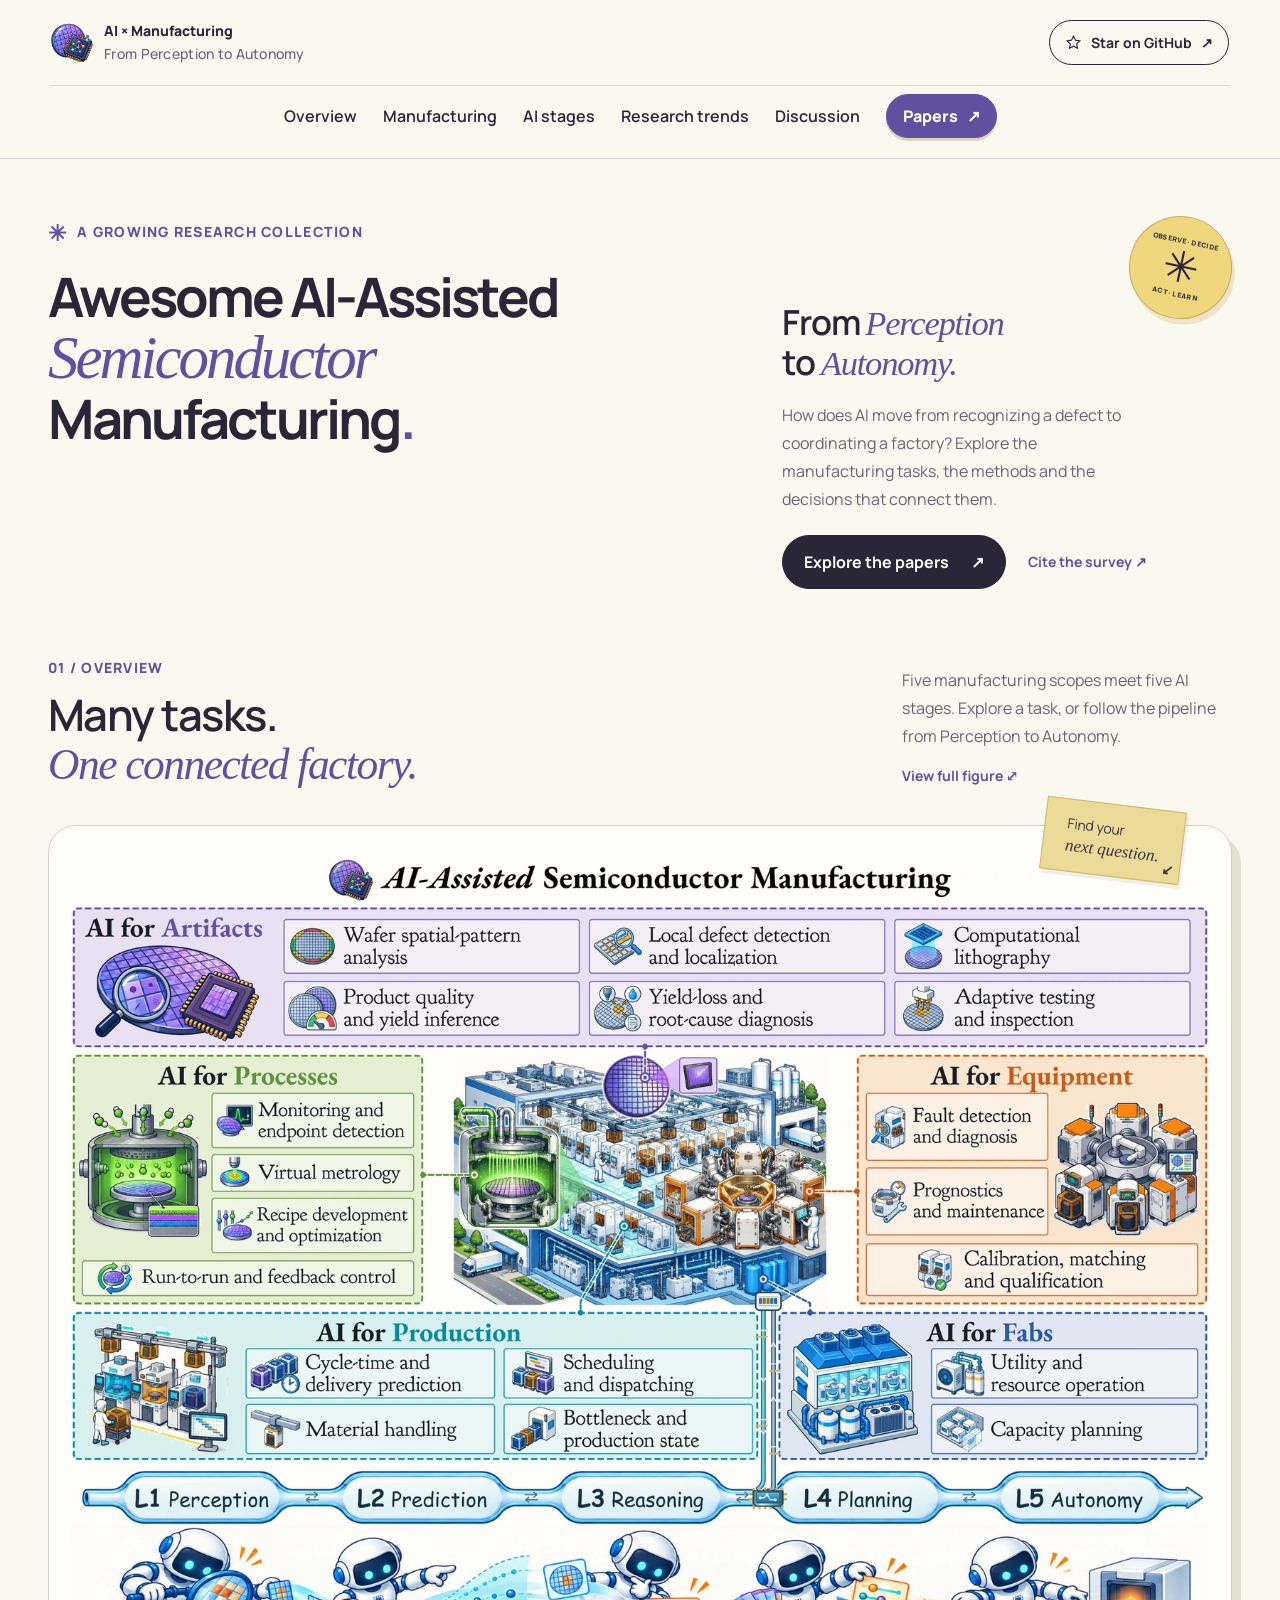
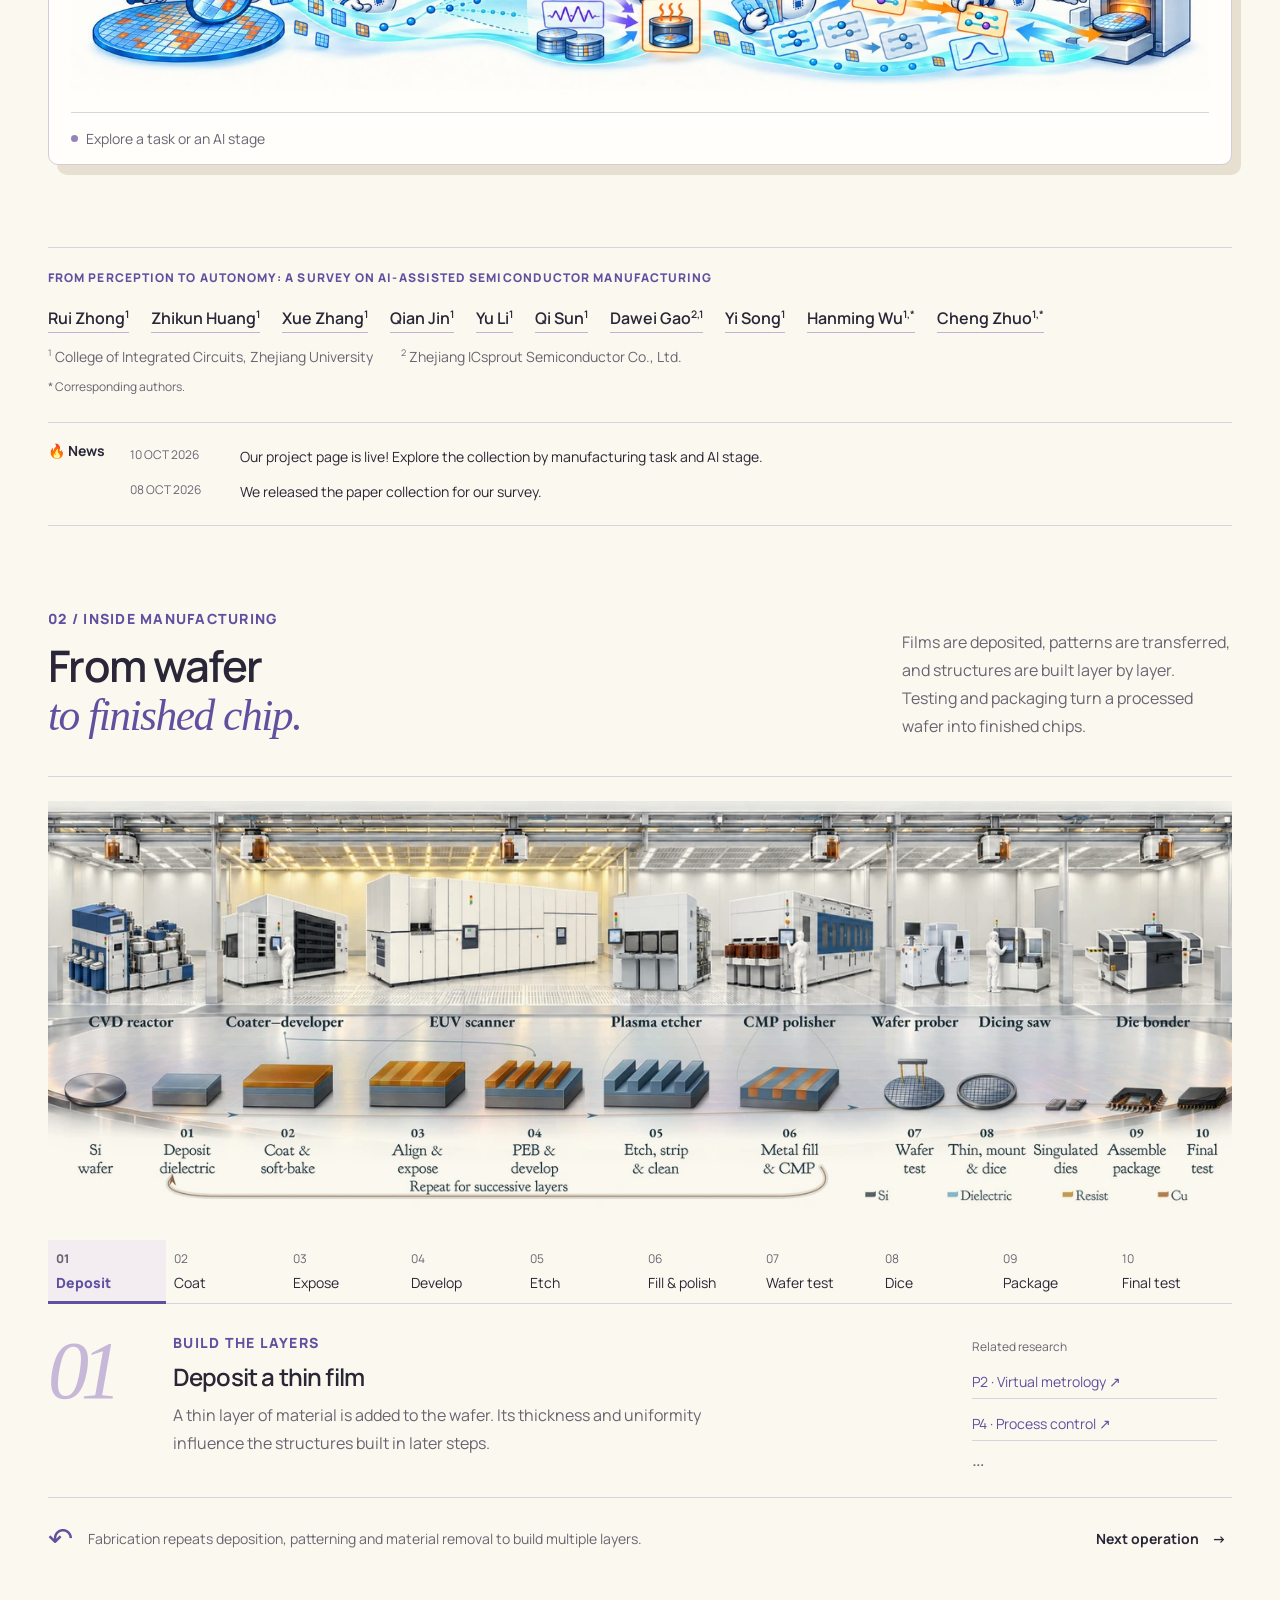
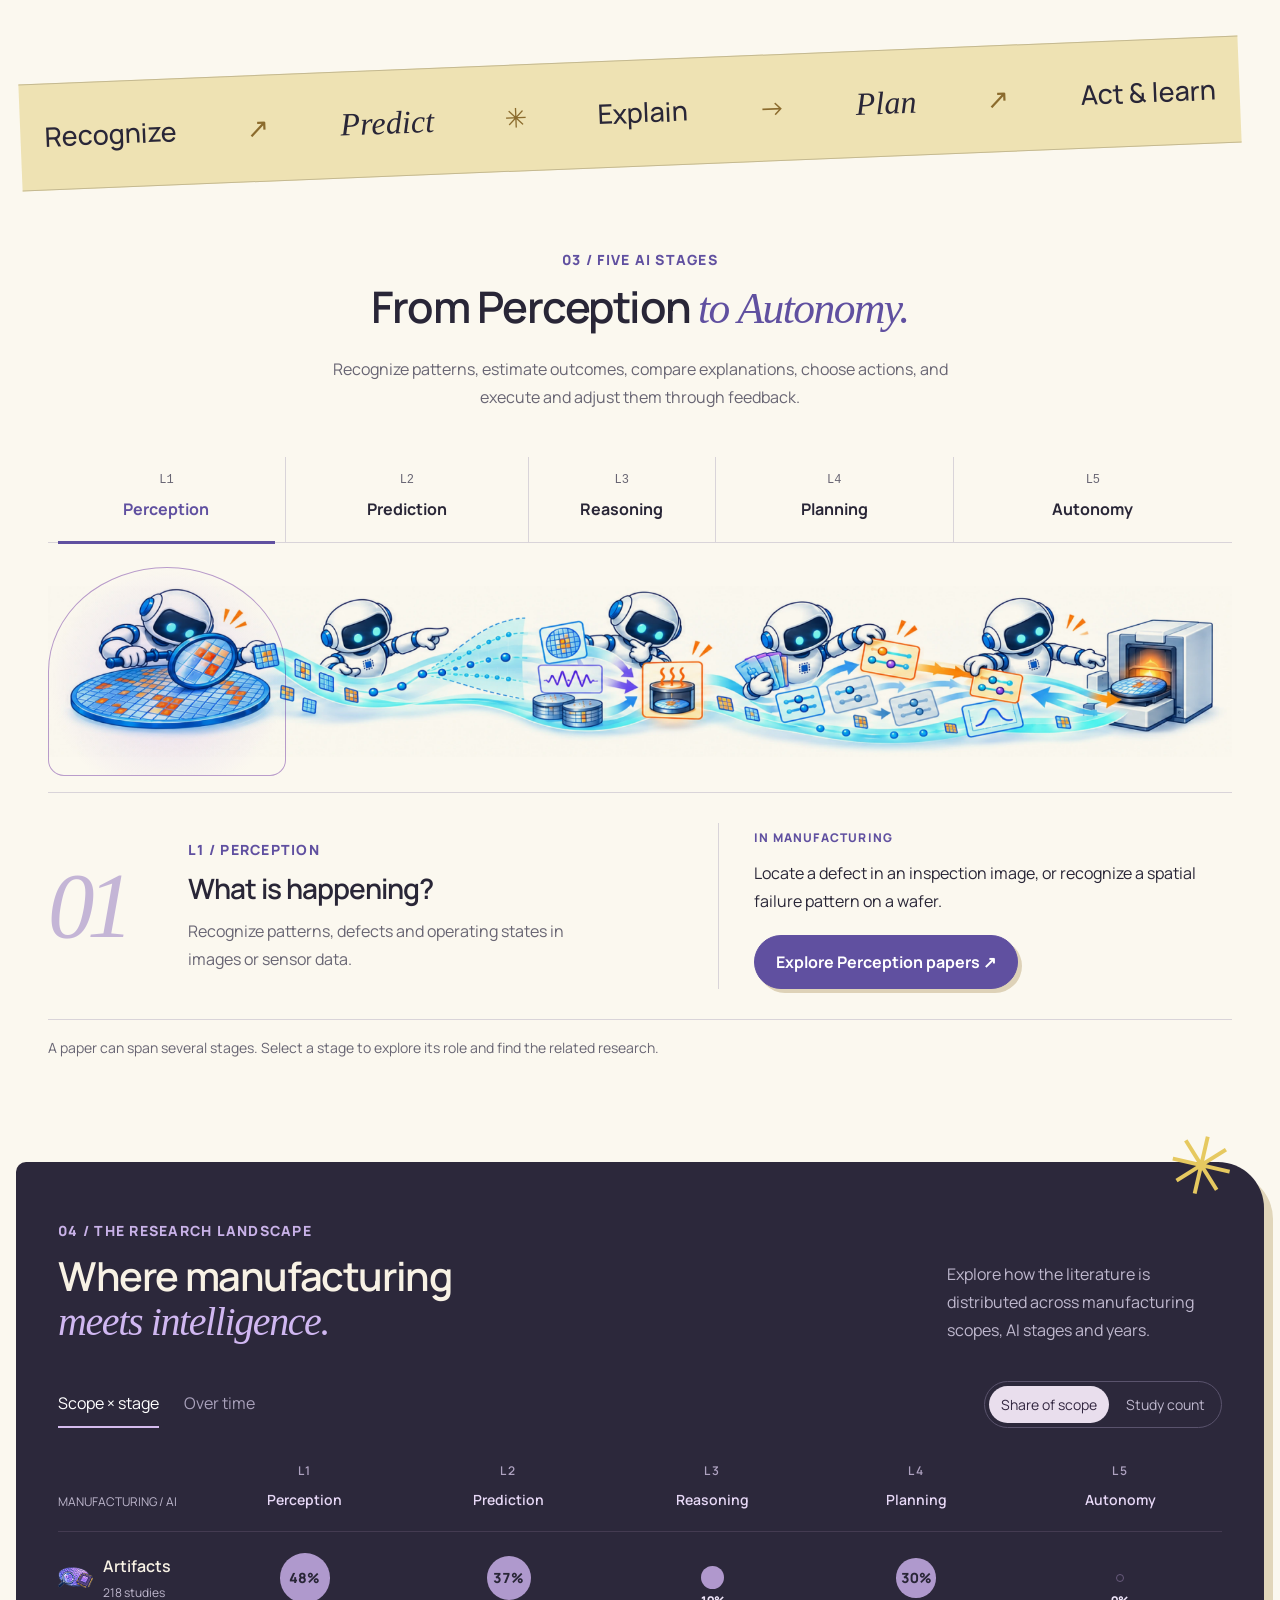
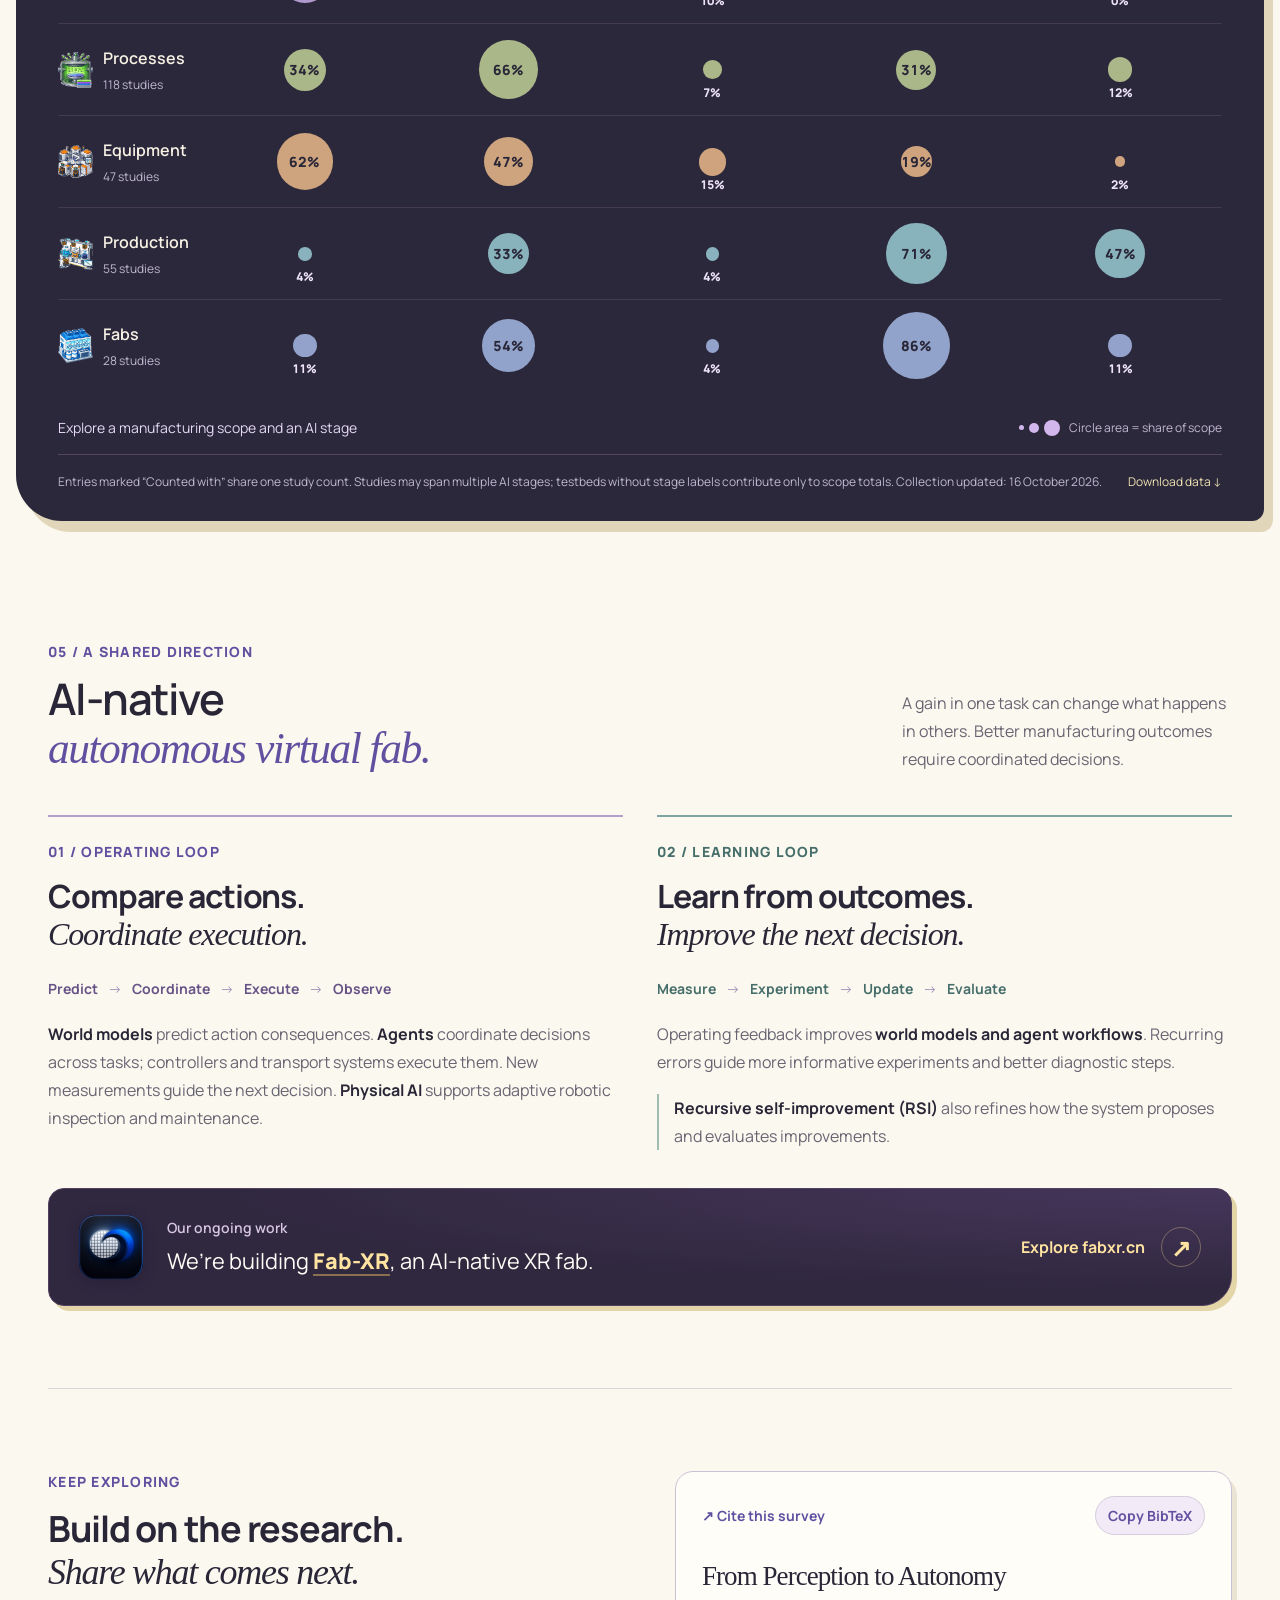
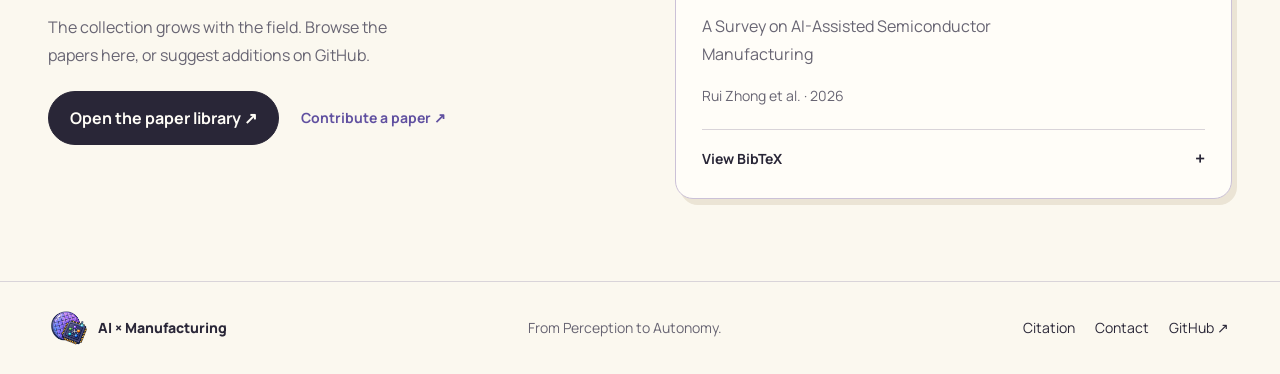
<file: docs/index.html>
<!doctype html>
<html lang="en">
  <head>
    <meta charset="utf-8" />
    <meta name="viewport" content="width=device-width,initial-scale=1" />
    <title>Awesome AI-Assisted Semiconductor Manufacturing</title>
    <meta
      name="description"
      content="Explore AI-assisted semiconductor manufacturing: manufacturing tasks and AI stages, a guide from wafer to chip, and a curated research library."
    />
    <meta name="theme-color" content="#fbf8ef" />
    <meta
      property="og:title"
      content="Awesome AI-Assisted Semiconductor Manufacturing"
    />
    <meta
      property="og:image"
      content="https://zrrraa.github.io/Awesome-AI-Assisted-Semiconductor-Manufacturing/assets/overview-13f65796.jpg"
    />
    <link rel="icon" type="image/png" href="assets/web/brand.png" />
    <link rel="apple-touch-icon" href="assets/web/brand.png" />
    <link
      rel="preload"
      as="image"
      href="assets/web/overview-13f65796-1600.webp"
      imagesrcset="assets/web/overview-13f65796-1600.webp 1600w, assets/web/overview-13f65796-3200.webp 3200w"
      imagesizes="(max-width: 560px) calc(100vw - 54px), (max-width: 800px) calc(100vw - 86px), (max-width: 1100px) calc(100vw - 110px), (max-width: 1320px) calc(100vw - 142px), 1178px"
      fetchpriority="high"
    />
    <link rel="stylesheet" href="style.css?v=relations-20261014" />
    <script src="assets/vendor/motion-14.1.0.js" defer></script>
    <script src="assets/catalogue.js?v=versions-20261016" defer></script>
    <script src="site.js?v=readouts-20261015" defer></script>
  </head>
  <body>
    <a class="skip-link" href="#main">Skip to content</a>
    <header class="topbar">
      <a
        class="brand"
        href="index.html"
        aria-label="AI-assisted semiconductor manufacturing home"
        ><img src="assets/web/brand.png" width="42" height="42" alt="" /><span
          >AI × Manufacturing<span class="brand-sub"
            >From Perception to Autonomy</span
          ></span
        ></a
      >
      <nav aria-label="Main navigation">
        <a href="index.html#overview">Overview</a
        ><a href="index.html#manufacturing">Manufacturing</a
        ><a href="index.html#stages">AI stages</a
        ><a href="index.html#coverage">Research trends</a
        ><a href="index.html#vision">Discussion</a
        ><a class="nav-papers" href="explore.html">Papers <span aria-hidden="true">↗</span></a>
      </nav>
      <a
        class="star"
        href="https://github.com/zrrraa/Awesome-AI-Assisted-Semiconductor-Manufacturing"
        target="_blank"
        rel="noopener"
        ><svg
          viewBox="0 0 24 24"
          fill="none"
          stroke="currentColor"
          stroke-width="1.6"
          aria-hidden="true"
        >
          <path
            d="m12 3 2.8 5.7 6.2.9-4.5 4.4 1.1 6.2-5.6-3-5.6 3 1.1-6.2L3 9.6l6.2-.9Z"
          /></svg
        ><span>Star on GitHub</span><span aria-hidden="true">↗</span></a
      >
    </header>
    <main id="main" class="page">
      <section class="hero">
        <div class="hero-heading">
          <p class="eyebrow">
            <span class="tiny-orbit" aria-hidden="true">✳</span> A growing research collection
          </p>
          <h1>
            Awesome AI-Assisted<br /><em>Semiconductor</em
            ><br />Manufacturing<span class="title-dot">.</span>
          </h1>
        </div>
        <div class="hero-side">
          <div class="round-stamp" aria-hidden="true">
            <svg viewBox="0 0 100 100" aria-hidden="true">
              <text x="50" y="26" text-anchor="middle">OBSERVE · DECIDE</text>
              <text x="50" y="79" text-anchor="middle">ACT · LEARN</text></svg
            ><b>✳</b>
          </div>
          <h2>From <em>Perception</em><br />to <em>Autonomy.</em></h2>
          <p>
            How does AI move from recognizing a defect to coordinating a
            factory? Explore the manufacturing tasks, the methods and the
            decisions that connect them.
          </p>
          <div class="actions">
            <a class="button primary" href="explore.html"
              >Explore the papers <span>↗</span></a
            ><a class="text-link" href="#citation">Cite the survey ↗</a>
          </div>
        </div>
      </section>
      <section class="section research-map" id="overview">
        <span id="tasks" class="anchor-alias"></span
        ><span id="atlas" class="anchor-alias"></span>
        <div class="section-heading">
          <div>
            <p class="eyebrow">01 / Overview</p>
            <h2>Many tasks.<br /><em>One connected factory.</em></h2>
          </div>
          <div class="section-aside">
            <p>
              Five manufacturing scopes meet five AI stages. Explore a task, or
              follow the pipeline from Perception to Autonomy.
            </p>
            <button class="text-link" data-open-diagram="overview">
              View full figure ⤢
            </button>
          </div>
        </div>
        <div class="map-wrap">
          <span class="map-sticker" aria-hidden="true"
            >Find your<br /><em>next question.</em><b>↙</b></span
          >
          <div class="figure-scroll">
            <div class="original-map">
              <img
                src="assets/web/overview-13f65796-1600.webp"
                srcset="assets/web/overview-13f65796-1600.webp 1600w, assets/web/overview-13f65796-3200.webp 3200w"
                sizes="(max-width: 560px) calc(100vw - 54px), (max-width: 800px) calc(100vw - 86px), (max-width: 1100px) calc(100vw - 110px), (max-width: 1320px) calc(100vw - 142px), 1178px"
                width="3200"
                height="2368"
                fetchpriority="high"
                decoding="async"
                alt="AI-Assisted semiconductor manufacturing: nineteen tasks across five manufacturing scopes, and five stages from Perception to Autonomy."
              />
              <div class="figure-hotspots">
                <a
                  class="figure-hotspot"
                  style="
                    left: 18.6961%;
                    top: 7.6475%;
                    width: 26.0776%;
                    height: 6.4822%;
                  "
                  href="explore.html?task=A1"
                  data-task="A1"
                  aria-label="A1: Wafer spatial-pattern analysis. Browse papers"
                  ><span>A1 ↗</span></a
                ><a
                  class="figure-hotspot"
                  style="
                    left: 45.4741%;
                    top: 7.6475%;
                    width: 26.0776%;
                    height: 6.4822%;
                  "
                  href="explore.html?task=A2"
                  data-task="A2"
                  aria-label="A2: Local defect detection and localization. Browse papers"
                  ><span>A2 ↗</span></a
                ><a
                  class="figure-hotspot"
                  style="
                    left: 72.3599%;
                    top: 7.6475%;
                    width: 26.0776%;
                    height: 6.4822%;
                  "
                  href="explore.html?task=A3"
                  data-task="A3"
                  aria-label="A3: Computational lithography. Browse papers"
                  ><span>A3 ↗</span></a
                ><a
                  class="figure-hotspot"
                  style="
                    left: 18.6961%;
                    top: 14.9308%;
                    width: 26.0776%;
                    height: 6.4822%;
                  "
                  href="explore.html?task=A4"
                  data-task="A4"
                  aria-label="A4: Product quality and yield inference. Browse papers"
                  ><span>A4 ↗</span></a
                ><a
                  class="figure-hotspot"
                  style="
                    left: 45.4741%;
                    top: 14.9308%;
                    width: 26.0776%;
                    height: 6.4822%;
                  "
                  href="explore.html?task=A5"
                  data-task="A5"
                  aria-label="A5: Yield-loss diagnosis and root-cause analysis. Browse papers"
                  ><span>A5 ↗</span></a
                ><a
                  class="figure-hotspot"
                  style="
                    left: 72.3599%;
                    top: 14.9308%;
                    width: 26.0776%;
                    height: 6.4822%;
                  "
                  href="explore.html?task=A6"
                  data-task="A6"
                  aria-label="A6: Adaptive testing and inspection. Browse papers"
                  ><span>A6 ↗</span></a
                ><a
                  class="figure-hotspot"
                  style="
                    left: 12.3384%;
                    top: 28.2593%;
                    width: 17.7802%;
                    height: 6.555%;
                  "
                  href="explore.html?task=P1"
                  data-task="P1"
                  aria-label="P1: Process monitoring and endpoint detection. Browse papers"
                  ><span>P1 ↗</span></a
                ><a
                  class="figure-hotspot"
                  style="
                    left: 12.3384%;
                    top: 35.5426%;
                    width: 17.7802%;
                    height: 5.1712%;
                  "
                  href="explore.html?task=P2"
                  data-task="P2"
                  aria-label="P2: Virtual metrology. Browse papers"
                  ><span>P2 ↗</span></a
                ><a
                  class="figure-hotspot"
                  style="
                    left: 12.3384%;
                    top: 41.4421%;
                    width: 17.7802%;
                    height: 5.8267%;
                  "
                  href="explore.html?task=P3"
                  data-task="P3"
                  aria-label="P3: Process development and recipe optimization. Browse papers"
                  ><span>P3 ↗</span></a
                ><a
                  class="figure-hotspot"
                  style="
                    left: 1.0237%;
                    top: 48.2156%;
                    width: 29.1487%;
                    height: 4.1515%;
                  "
                  href="explore.html?task=P4"
                  data-task="P4"
                  aria-label="P4: Run-to-run and feedback control. Browse papers"
                  ><span>P4 ↗</span></a
                ><a
                  class="figure-hotspot"
                  style="
                    left: 69.8815%;
                    top: 28.2593%;
                    width: 15.9483%;
                    height: 8.0845%;
                  "
                  href="explore.html?task=E1"
                  data-task="E1"
                  aria-label="E1: Fault detection and diagnosis. Browse papers"
                  ><span>E1 ↗</span></a
                ><a
                  class="figure-hotspot"
                  style="
                    left: 69.8815%;
                    top: 37.1449%;
                    width: 15.9483%;
                    height: 8.0117%;
                  "
                  href="explore.html?task=E2"
                  data-task="E2"
                  aria-label="E2: Prognostics and maintenance. Browse papers"
                  ><span>E2 ↗</span></a
                ><a
                  class="figure-hotspot"
                  style="
                    left: 69.8815%;
                    top: 46.1763%;
                    width: 29.1487%;
                    height: 6.1908%;
                  "
                  href="explore.html?task=E3"
                  data-task="E3"
                  aria-label="E3: Calibration, matching and qualification. Browse papers"
                  ><span>E3 ↗</span></a
                ><a
                  class="figure-hotspot"
                  style="
                    left: 15.3556%;
                    top: 58.6307%;
                    width: 21.9828%;
                    height: 5.9723%;
                  "
                  href="explore.html?task=R1"
                  data-task="R1"
                  aria-label="R1: Cycle-time and delivery prediction. Browse papers"
                  ><span>R1 ↗</span></a
                ><a
                  class="figure-hotspot"
                  style="
                    left: 38.0927%;
                    top: 58.6307%;
                    width: 21.875%;
                    height: 5.9723%;
                  "
                  href="explore.html?task=R2"
                  data-task="R2"
                  aria-label="R2: Scheduling and dispatching. Browse papers"
                  ><span>R2 ↗</span></a
                ><a
                  class="figure-hotspot"
                  style="
                    left: 15.3556%;
                    top: 65.1857%;
                    width: 21.9828%;
                    height: 5.9723%;
                  "
                  href="explore.html?task=R3"
                  data-task="R3"
                  aria-label="R3: Material handling. Browse papers"
                  ><span>R3 ↗</span></a
                ><a
                  class="figure-hotspot"
                  style="
                    left: 38.0927%;
                    top: 65.1857%;
                    width: 21.875%;
                    height: 5.9723%;
                  "
                  href="explore.html?task=R4"
                  data-task="R4"
                  aria-label="R4: Bottleneck and production-state analysis. Browse papers"
                  ><span>R4 ↗</span></a
                ><a
                  class="figure-hotspot"
                  style="
                    left: 75.5927%;
                    top: 58.6307%;
                    width: 23.4375%;
                    height: 5.9723%;
                  "
                  href="explore.html?task=F1"
                  data-task="F1"
                  aria-label="F1: Utility and resource operation. Browse papers"
                  ><span>F1 ↗</span></a
                ><a
                  class="figure-hotspot"
                  style="
                    left: 75.5927%;
                    top: 65.1857%;
                    width: 23.4375%;
                    height: 5.9723%;
                  "
                  href="explore.html?task=F2"
                  data-task="F2"
                  aria-label="F2: Capacity planning. Browse papers"
                  ><span>F2 ↗</span></a
                >
                <a
                  class="pipe-hotspot"
                  href="explore.html?stage=L1"
                  data-stage-index="0"
                  style="left: 4.23%; top: 73.18%; width: 14.42%; height: 6.34%"
                  aria-label="L1 Perception: browse papers"
                  ><span>L1 · Perception ↗</span></a
                ><a
                  class="pipe-hotspot"
                  href="explore.html?stage=L2"
                  data-stage-index="1"
                  style="
                    left: 23.46%;
                    top: 73.18%;
                    width: 14.81%;
                    height: 6.34%;
                  "
                  aria-label="L2 Prediction: browse papers"
                  ><span>L2 · Prediction ↗</span></a
                ><a
                  class="pipe-hotspot"
                  href="explore.html?stage=L3"
                  data-stage-index="2"
                  style="
                    left: 42.62%;
                    top: 73.18%;
                    width: 14.85%;
                    height: 6.34%;
                  "
                  aria-label="L3 Reasoning: browse papers"
                  ><span>L3 · Reasoning ↗</span></a
                ><a
                  class="pipe-hotspot"
                  href="explore.html?stage=L4"
                  data-stage-index="3"
                  style="
                    left: 61.77%;
                    top: 73.18%;
                    width: 14.85%;
                    height: 6.34%;
                  "
                  aria-label="L4 Planning: browse papers"
                  ><span>L4 · Planning ↗</span></a
                ><a
                  class="pipe-hotspot"
                  href="explore.html?stage=L5"
                  data-stage-index="4"
                  style="
                    left: 81.27%;
                    top: 73.18%;
                    width: 14.77%;
                    height: 6.34%;
                  "
                  aria-label="L5 Autonomy: browse papers"
                  ><span>L5 · Autonomy ↗</span></a
                >
              </div>
            </div>
          </div>
          <div class="map-overlay" aria-hidden="true">
            <div class="map-peek">
              <img alt="" />
              <div>
                <small></small><b></b>
                <p></p>
              </div>
              <span>↗</span>
            </div>
          </div>
          <div class="map-status">
            <span
              ><i></i>
              <span id="map-selection"
                >Explore a task or an AI stage</span
              ></span
            >
          </div>
        </div>
      </section>
      <section class="team" aria-label="About the survey">
        <p class="eyebrow">
          From Perception to Autonomy: A Survey on AI-Assisted Semiconductor
          Manufacturing
        </p>
        <div class="authors">
          <a href="mailto:rzhong@zju.edu.cn" title="rzhong@zju.edu.cn"
            >Rui Zhong<sup>1</sup></a
          ><a href="mailto:3230106225@zju.edu.cn" title="3230106225@zju.edu.cn"
            >Zhikun Huang<sup>1</sup></a
          ><a href="mailto:xuezhangxz@zju.edu.cn" title="xuezhangxz@zju.edu.cn"
            >Xue Zhang<sup>1</sup></a
          ><a
            href="mailto:jinqian2022@zju.edu.cn"
            title="jinqian2022@zju.edu.cn"
            >Qian Jin<sup>1</sup></a
          ><a href="mailto:li.yu@zju.edu.cn" title="li.yu@zju.edu.cn"
            >Yu Li<sup>1</sup></a
          ><a href="mailto:qisunchn@zju.edu.cn" title="qisunchn@zju.edu.cn"
            >Qi Sun<sup>1</sup></a
          ><a href="mailto:dawei_gao@zju.edu.cn" title="dawei_gao@zju.edu.cn"
            >Dawei Gao<sup>2,1</sup></a
          ><a href="mailto:yi.song@zju.edu.cn" title="yi.song@zju.edu.cn"
            >Yi Song<sup>1</sup></a
          ><a href="mailto:hanmingwu@zju.edu.cn" title="hanmingwu@zju.edu.cn"
            >Hanming Wu<sup>1,*</sup></a
          ><a href="mailto:czhuo@zju.edu.cn" title="czhuo@zju.edu.cn"
            >Cheng Zhuo<sup>1,*</sup></a
          >
        </div>
        <div class="affiliations">
          <span
            ><sup>1</sup> College of Integrated Circuits, Zhejiang
            University</span
          ><span><sup>2</sup> Zhejiang ICsprout Semiconductor Co., Ltd.</span>
        </div>
        <p class="corresponding">* Corresponding authors.</p>
      </section>
      <aside class="news" id="news">
        <b>🔥 News</b>
        <div class="news-records">
          <p>
            <time datetime="2026-10-10">10 OCT 2026</time
            ><span
              >Our project page is live! Explore the collection by manufacturing
              task and AI stage.</span
            >
          </p>
          <p>
            <time datetime="2026-10-08">08 OCT 2026</time
            ><span
              >We released the paper collection for our survey.</span
            >
          </p>
        </div>
      </aside>
      <section class="section manufacturing" id="manufacturing">
        <div class="section-heading">
          <div>
            <p class="eyebrow">02 / Inside manufacturing</p>
            <h2>From wafer<br /><em>to finished chip.</em></h2>
          </div>
          <div class="section-aside">
            <p>
              Films are deposited, patterns are transferred, and structures are
              built layer by layer. Testing and packaging turn a processed wafer
              into finished chips.
            </p>
          </div>
        </div>
        <div class="journey">
          <div class="journey-window">
            <div class="panorama">
              <img
                src="assets/web/wafer-to-chip-1400.webp"
                srcset="assets/web/wafer-to-chip-1400.webp 1400w, assets/web/wafer-to-chip-2800.webp 2800w"
                sizes="(max-width: 560px) calc(100vw - 40px), (max-width: 1100px) calc(100vw - 64px), (max-width: 1320px) calc(100vw - 96px), 1224px"
                width="2800"
                height="980"
                loading="eager"
                fetchpriority="low"
                decoding="async"
                alt="Illustrated semiconductor production line, showing material transformations from a bare wafer through fabrication, wafer testing, dicing, packaging and final testing."
              />
            </div>
          </div>
          <div
            class="journey-tabs"
            role="tablist"
            aria-label="Manufacturing operations"
          >
            <button
              role="tab"
              id="step-0"
              aria-selected="true"
              aria-controls="step-detail"
              tabindex="0"
              data-step="0"
            >
              <small>01</small><span>Deposit</span></button
            ><button
              role="tab"
              id="step-1"
              aria-selected="false"
              aria-controls="step-detail"
              tabindex="-1"
              data-step="1"
            >
              <small>02</small><span>Coat</span></button
            ><button
              role="tab"
              id="step-2"
              aria-selected="false"
              aria-controls="step-detail"
              tabindex="-1"
              data-step="2"
            >
              <small>03</small><span>Expose</span></button
            ><button
              role="tab"
              id="step-3"
              aria-selected="false"
              aria-controls="step-detail"
              tabindex="-1"
              data-step="3"
            >
              <small>04</small><span>Develop</span></button
            ><button
              role="tab"
              id="step-4"
              aria-selected="false"
              aria-controls="step-detail"
              tabindex="-1"
              data-step="4"
            >
              <small>05</small><span>Etch</span></button
            ><button
              role="tab"
              id="step-5"
              aria-selected="false"
              aria-controls="step-detail"
              tabindex="-1"
              data-step="5"
            >
              <small>06</small><span>Fill & polish</span></button
            ><button
              role="tab"
              id="step-6"
              aria-selected="false"
              aria-controls="step-detail"
              tabindex="-1"
              data-step="6"
            >
              <small>07</small><span>Wafer test</span></button
            ><button
              role="tab"
              id="step-7"
              aria-selected="false"
              aria-controls="step-detail"
              tabindex="-1"
              data-step="7"
            >
              <small>08</small><span>Dice</span></button
            ><button
              role="tab"
              id="step-8"
              aria-selected="false"
              aria-controls="step-detail"
              tabindex="-1"
              data-step="8"
            >
              <small>09</small><span>Package</span></button
            ><button
              role="tab"
              id="step-9"
              aria-selected="false"
              aria-controls="step-detail"
              tabindex="-1"
              data-step="9"
            >
              <small>10</small><span>Final test</span>
            </button>
          </div>
          <div
            class="step-detail"
            id="step-detail"
            role="tabpanel"
            aria-labelledby="step-0"
            tabindex="0"
          >
            <div class="step-number" aria-hidden="true">01</div>
            <div class="step-copy">
              <p class="eyebrow">BUILD THE LAYERS</p>
              <h3>Deposit a thin film</h3>
              <p>
                A thin layer of material is added to the wafer. Its thickness
                and uniformity influence the structures built in later steps.
              </p>
            </div>
            <div class="step-tasks">
              <span>Related research</span
              ><a href="explore.html?task=P2">P2 · Virtual metrology ↗</a
              ><a href="explore.html?task=P4">P4 · Process control ↗</a>
              <p class="related-more"><span aria-hidden="true">…</span><span class="sr-only">Other tasks are also relevant.</span></p>
            </div>
          </div>
          <div class="journey-note">
            <span aria-hidden="true">↶</span>
            <p>
              Fabrication repeats deposition, patterning and material removal to
              build multiple layers.
            </p>
            <button class="next-step">
              Next operation <span aria-hidden="true">→</span>
            </button>
          </div>
        </div>
      </section>

      <div class="interlude" aria-hidden="true">
        <span>Recognize</span><b>↗</b><em>Predict</em><b>✳</b
        ><span>Explain</span><b>→</b><em>Plan</em><b>↗</b
        ><span>Act & learn</span>
      </div>
      <section class="section stages" id="stages">
        <div class="section-heading">
          <div>
            <p class="eyebrow">03 / Five AI stages</p>
            <h2>From Perception <em>to Autonomy.</em></h2>
          </div>
          <div class="section-aside">
            <p>
              Recognize patterns, estimate outcomes, compare explanations,
              choose actions, and execute and adjust them through feedback.
            </p>
          </div>
        </div>
        <div class="stage-board">
          <div class="stage-visual-scroll">
            <div class="stage-visual">
              <div
                class="stage-tabs"
                role="tablist"
                aria-label="Five AI stages"
              >
                <button
                  role="tab"
                  id="stage-0"
                  aria-selected="true"
                  aria-controls="stage-detail"
                  tabindex="0"
                  data-stage="0"
                >
                  <small>L1</small><span>Perception</span
                  ><b aria-hidden="true">↘</b></button
                ><button
                  role="tab"
                  id="stage-1"
                  aria-selected="false"
                  aria-controls="stage-detail"
                  tabindex="-1"
                  data-stage="1"
                >
                  <small>L2</small><span>Prediction</span
                  ><b aria-hidden="true">↘</b></button
                ><button
                  role="tab"
                  id="stage-2"
                  aria-selected="false"
                  aria-controls="stage-detail"
                  tabindex="-1"
                  data-stage="2"
                >
                  <small>L3</small><span>Reasoning</span
                  ><b aria-hidden="true">↘</b></button
                ><button
                  role="tab"
                  id="stage-3"
                  aria-selected="false"
                  aria-controls="stage-detail"
                  tabindex="-1"
                  data-stage="3"
                >
                  <small>L4</small><span>Planning</span
                  ><b aria-hidden="true">↘</b></button
                ><button
                  role="tab"
                  id="stage-4"
                  aria-selected="false"
                  aria-controls="stage-detail"
                  tabindex="-1"
                  data-stage="4"
                >
                  <small>L5</small><span>Autonomy</span
                  ><b aria-hidden="true">↘</b>
                </button>
              </div>
              <div class="robot-scroll">
                <div
                  class="robot-strip"
                  style="--stage-left: 0%; --stage-width: 20.1%"
                >
                  <span class="robot-spotlight" aria-hidden="true"></span>
                  <div class="stage-illustration">
                    <img
                      src="assets/web/stages.webp"
                      width="3600"
                      height="520"
                      loading="lazy"
                      alt="The survey’s continuous illustration of Perception, Prediction, Reasoning, Planning and Autonomy."
                    />
                  </div>
                  <button
                    class="robot-hotspot"
                    style="left: 0%; width: 20.1%"
                    data-robot="0"
                    aria-label="Explore Perception"
                  >
                    <span class="sr-only">Perception</span></button
                  ><button
                    class="robot-hotspot"
                    style="left: 20.1%; width: 20.5%"
                    data-robot="1"
                    aria-label="Explore Prediction"
                  >
                    <span class="sr-only">Prediction</span></button
                  ><button
                    class="robot-hotspot"
                    style="left: 40.6%; width: 15.8%"
                    data-robot="2"
                    aria-label="Explore Reasoning"
                  >
                    <span class="sr-only">Reasoning</span></button
                  ><button
                    class="robot-hotspot"
                    style="left: 56.4%; width: 20.1%"
                    data-robot="3"
                    aria-label="Explore Planning"
                  >
                    <span class="sr-only">Planning</span></button
                  ><button
                    class="robot-hotspot"
                    style="left: 76.5%; width: 23.5%"
                    data-robot="4"
                    aria-label="Explore Autonomy"
                  >
                    <span class="sr-only">Autonomy</span>
                  </button>
                </div>
              </div>
            </div>
          </div>
          <div
            class="stage-detail"
            id="stage-detail"
            role="tabpanel"
            aria-labelledby="stage-0"
            tabindex="0"
          >
            <div class="stage-index" aria-hidden="true">01</div>
            <div class="stage-copy">
              <p class="eyebrow">L1 / Perception</p>
              <h3>What is happening?</h3>
              <p>
                Recognize patterns, defects and operating states in images or
                sensor data.
              </p>
            </div>
            <div class="stage-example">
              <span>In manufacturing</span>
              <p>
                Locate a defect in an inspection image, or recognize a spatial
                failure pattern on a wafer.
              </p>
              <a class="button primary stage-library" href="explore.html?stage=L1"
                >Explore Perception papers ↗</a
              >
            </div>
          </div>
        </div>
        <div class="stage-footer">
          <p class="stage-foot">
            A paper can span several stages. Select a stage to explore its role
            and find the related research.
          </p>
        </div>
      </section>
      <section class="section coverage" id="coverage">
        <div class="section-heading">
          <div>
            <p class="eyebrow">04 / The research landscape</p>
            <h2>Where manufacturing<br /><em>meets intelligence.</em></h2>
          </div>
          <div class="section-aside">
            <p>
              Explore how the literature is distributed across manufacturing
              scopes, AI stages and years.
            </p>
          </div>
        </div>
        <div class="chart-toolbar">
          <div
            class="chart-tabs"
            role="tablist"
            aria-label="Research visualizations"
          >
            <button
              id="scope-chart-tab"
              role="tab"
              aria-selected="true"
              aria-controls="scope-chart"
              tabindex="0"
              data-chart="scope"
            >
              Scope × stage</button
            ><button
              id="year-chart-tab"
              role="tab"
              aria-selected="false"
              aria-controls="year-chart"
              tabindex="-1"
              data-chart="year"
            >
              Over time
            </button>
          </div>
          <div class="chart-unit" aria-label="Coverage measure">
            <button aria-pressed="true" data-unit="share">Share of scope</button
            ><button aria-pressed="false" data-unit="count">Study count</button>
          </div>
        </div>
        <div id="scope-chart" role="tabpanel" aria-labelledby="scope-chart-tab">
          <div class="matrix-scroll">
            <div class="coverage-matrix" id="coverage-matrix"></div>
          </div>
          <div class="chart-readout">
            <p id="coverage-readout" role="status" data-prompt="Explore a manufacturing scope and an AI stage">
              Explore a manufacturing scope and an AI stage
            </p>
            <span class="size-key"
              ><i></i><i></i><i></i> Circle area = share of scope</span
            >
          </div>
        </div>
        <div
          id="year-chart"
          role="tabpanel"
          aria-labelledby="year-chart-tab"
          hidden
        >
          <div class="timeline-controls">
            <span>Group each year by</span>
            <div
              class="timeline-modes"
              aria-label="Break down publication years"
            >
              <button data-timeline="total" aria-pressed="true">
                Studies</button
              ><button data-timeline="scope" aria-pressed="false">
                M1–M5 · Manufacturing</button
              ><button data-timeline="stage" aria-pressed="false">
                L1–L5 · AI stages
              </button>
            </div>
          </div>
          <div class="timeline-legend" id="timeline-legend"></div>
          <div class="timeline-axis">
            <span id="timeline-measure">Studies</span
            ><span id="timeline-maximum"></span>
          </div>
          <div class="timeline-chart" id="timeline-chart"></div>
          <p class="timeline-readout" id="timeline-readout" role="status" data-prompt="Explore a bar to see the research over time.">
            Explore a bar to see the research over time.
          </p>
          <p class="timeline-note" id="timeline-note">
            Studies are grouped by their representative publication’s year.
          </p>
        </div>
        <div class="coverage-bottom">
          <p>
            Entries marked “Counted with” share one study count.
            <span class="coverage-stage-note">Studies may span multiple AI stages;
            testbeds without stage labels contribute only to scope totals.</span>
            Collection updated: <time id="collection-updated"></time>.
          </p>
          <a href="assets/coverage.csv" download>Download data ↓</a>
        </div>
      </section>
      <section class="section fab-vision" id="vision">
        <div class="section-heading">
          <div>
            <p class="eyebrow">05 / A shared direction</p>
            <h2>AI-native<br /><em>autonomous virtual fab.</em></h2>
          </div>
          <div class="section-aside">
            <p>
              A gain in one task can change what happens in others.
              Better manufacturing outcomes require coordinated decisions.
            </p>
          </div>
        </div>
        <div class="vision-loops">
          <article class="vision-loop operating-loop">
            <p class="eyebrow">01 / Operating loop</p>
            <h3>Compare actions.<br /><em>Coordinate execution.</em></h3>
            <ol class="loop-sequence" aria-label="Operating loop">
              <li>Predict</li>
              <li>Coordinate</li>
              <li>Execute</li>
              <li>Observe</li>
            </ol>
            <p>
              <strong>World models</strong> predict action consequences.
              <strong>Agents</strong> coordinate decisions across tasks;
              controllers and transport systems execute them. New measurements
              guide the next decision. <strong>Physical AI</strong> supports
              adaptive robotic inspection and maintenance.
            </p>
          </article>
          <article class="vision-loop learning-loop">
            <p class="eyebrow">02 / Learning loop</p>
            <h3>
              Learn from outcomes.<br /><em>Improve the next decision.</em>
            </h3>
            <ol class="loop-sequence" aria-label="Learning loop">
              <li>Measure</li>
              <li>Experiment</li>
              <li>Update</li>
              <li>Evaluate</li>
            </ol>
            <p>
              Operating feedback improves
              <strong>world models and agent workflows</strong>. Recurring
              errors guide more informative experiments and better diagnostic
              steps.
            </p>
            <p class="rsi-note">
              <strong>Recursive self-improvement (RSI)</strong> also refines how
              the system proposes and evaluates improvements.
            </p>
          </article>
        </div>
        <a
          class="fabxr-highlight"
          href="https://fabxr.cn/"
          target="_blank"
          rel="noopener noreferrer"
        >
          <img
            class="fabxr-logo"
            src="assets/web/fabxr-logo.webp"
            width="64"
            height="64"
            loading="lazy"
            alt=""
          />
          <span class="fabxr-copy">
            <span class="fabxr-kicker">Our ongoing work</span>
            <span class="fabxr-message"
              >We’re building <strong>Fab-XR</strong>, an AI-native XR fab.</span
            >
          </span>
          <span class="fabxr-visit"
            >Explore fabxr.cn <span aria-hidden="true">↗</span></span
          >
        </a>
      </section>
      <section class="section citation" id="citation">
        <div>
          <p class="eyebrow">Keep exploring</p>
          <h2>Build on the research.<br /><em>Share what comes next.</em></h2>
          <p>
            The collection grows with the field. Browse the papers here, or
            suggest additions on GitHub.
          </p>
          <div class="actions">
            <a class="button primary" href="explore.html"
              >Open the paper library ↗</a
            ><a
              class="text-link"
              href="https://github.com/zrrraa/Awesome-AI-Assisted-Semiconductor-Manufacturing/blob/master/CONTRIBUTING.md"
              target="_blank"
              rel="noopener"
              >Contribute a paper ↗</a
            >
          </div>
        </div>
        <div class="cite-card">
          <div class="cite-top">
            <span>↗ Cite this survey</span
            ><button class="copy-citation" data-copy-citation>
              Copy BibTeX
            </button>
          </div>
          <h3>From Perception to Autonomy</h3>
          <p>A Survey on AI-Assisted Semiconductor Manufacturing</p>
          <span class="cite-meta">Rui Zhong et al. · 2026</span>
          <details>
            <summary>View BibTeX <span>+</span></summary>
            <pre id="bibtex">
@unpublished{zhong2026perception,
  title = {From Perception to Autonomy: A Survey on {AI}-Assisted Semiconductor Manufacturing},
  author = {Zhong, Rui and Huang, Zhikun and Zhang, Xue and Jin, Qian and Li, Yu and Sun, Qi and Gao, Dawei and Song, Yi and Wu, Hanming and Zhuo, Cheng},
  year = {2026},
  note = {Manuscript}
}</pre
            >
          </details>
        </div>
      </section>
    </main>
    <dialog class="diagram-dialog" aria-labelledby="diagram-title">
      <div class="dialog-toolbar">
        <h2 id="diagram-title">Manufacturing tasks & AI stages</h2>
        <button class="close-dialog" aria-label="Close diagram">×</button>
      </div>
      <div class="diagram-scroll">
        <img
          loading="lazy"
          decoding="async"
          data-src="assets/web/overview-13f65796-3200.webp"
          width="3200"
          height="2368"
          alt="Complete survey framework: five scopes, nineteen tasks and five AI stages from Perception to Autonomy."
        />
      </div>
    </dialog>
    <footer class="footer">
      <a class="brand" href="index.html"
        ><img src="assets/web/brand.png" width="36" height="36" alt="" /><span
          >AI × Manufacturing</span
        ></a
      >
      <p>From Perception to Autonomy.</p>
      <div>
        <a href="index.html#citation">Citation</a
        ><a href="mailto:rzhong@zju.edu.cn">Contact</a
        ><a
          href="https://github.com/zrrraa/Awesome-AI-Assisted-Semiconductor-Manufacturing"
          target="_blank"
          rel="noopener"
          >GitHub ↗</a
        >
      </div>
    </footer>
    <div class="toast" role="status"></div>
  </body>
</html>
</file>
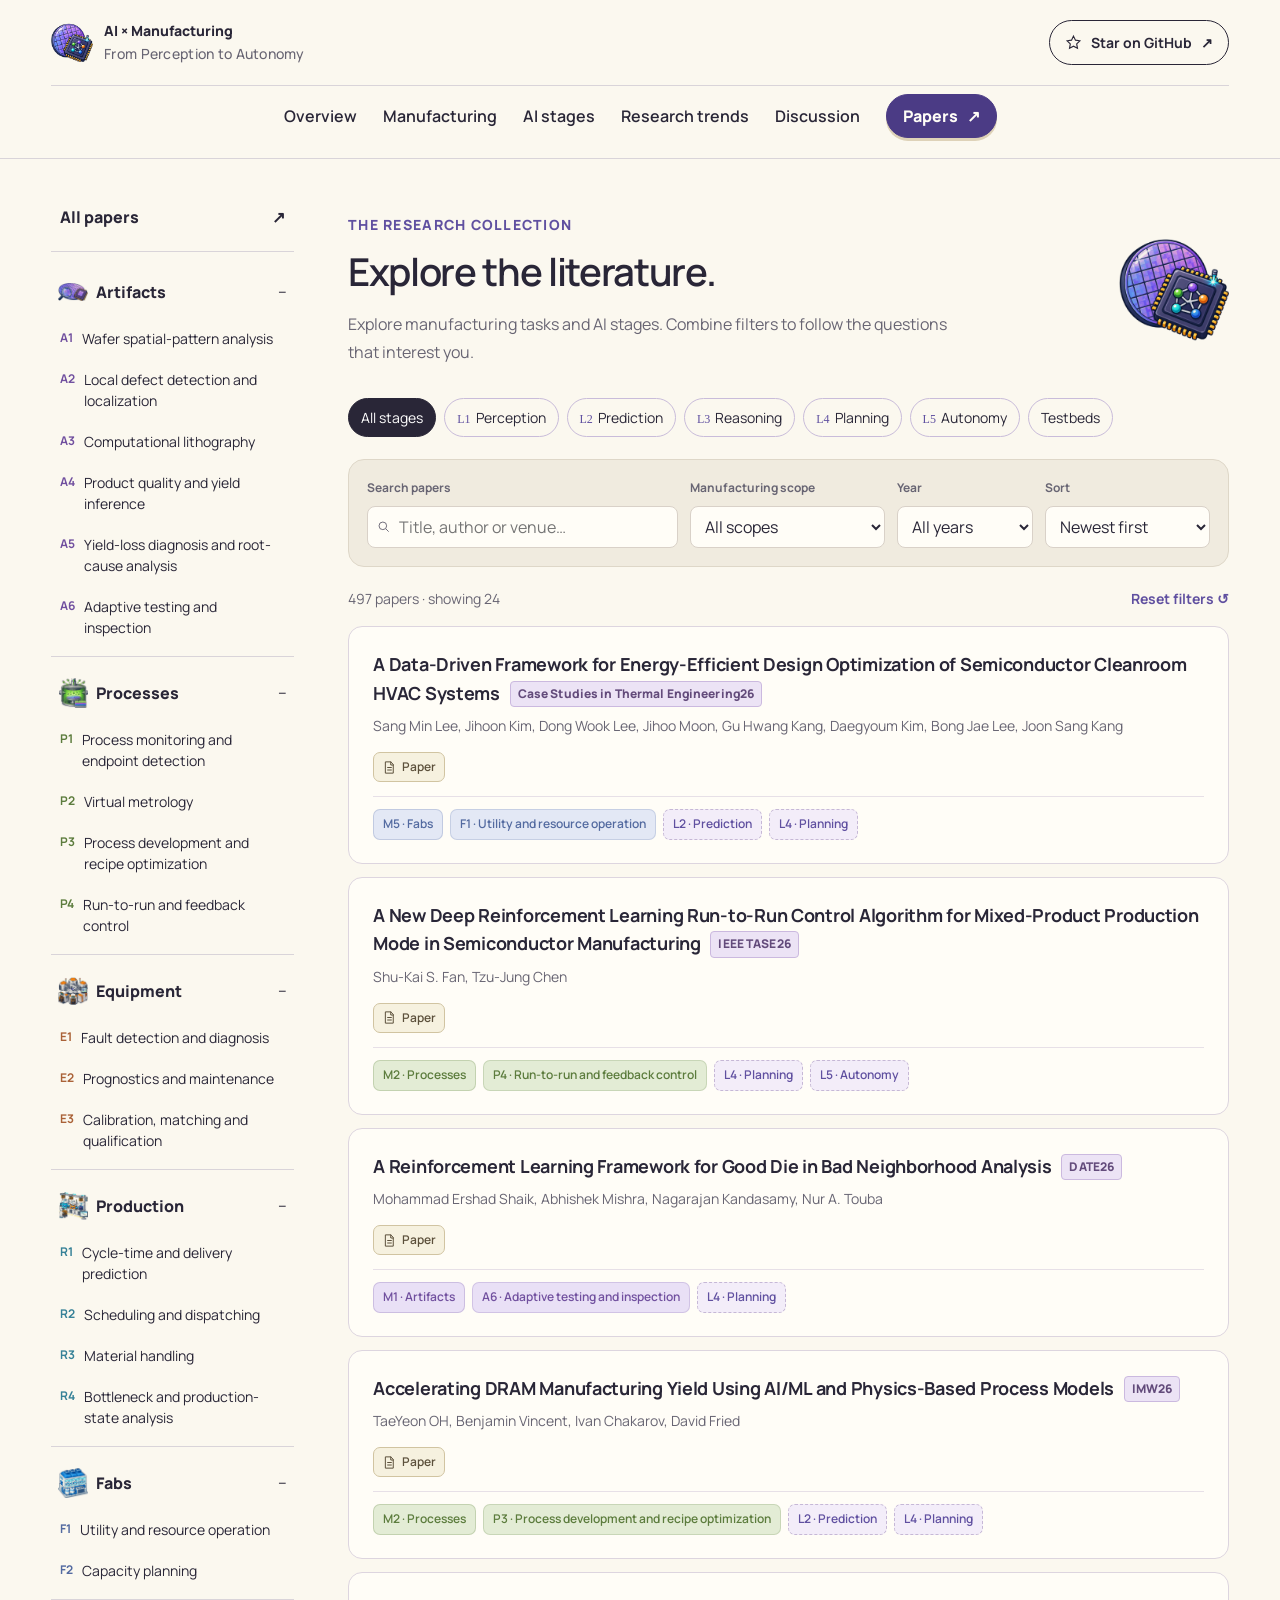
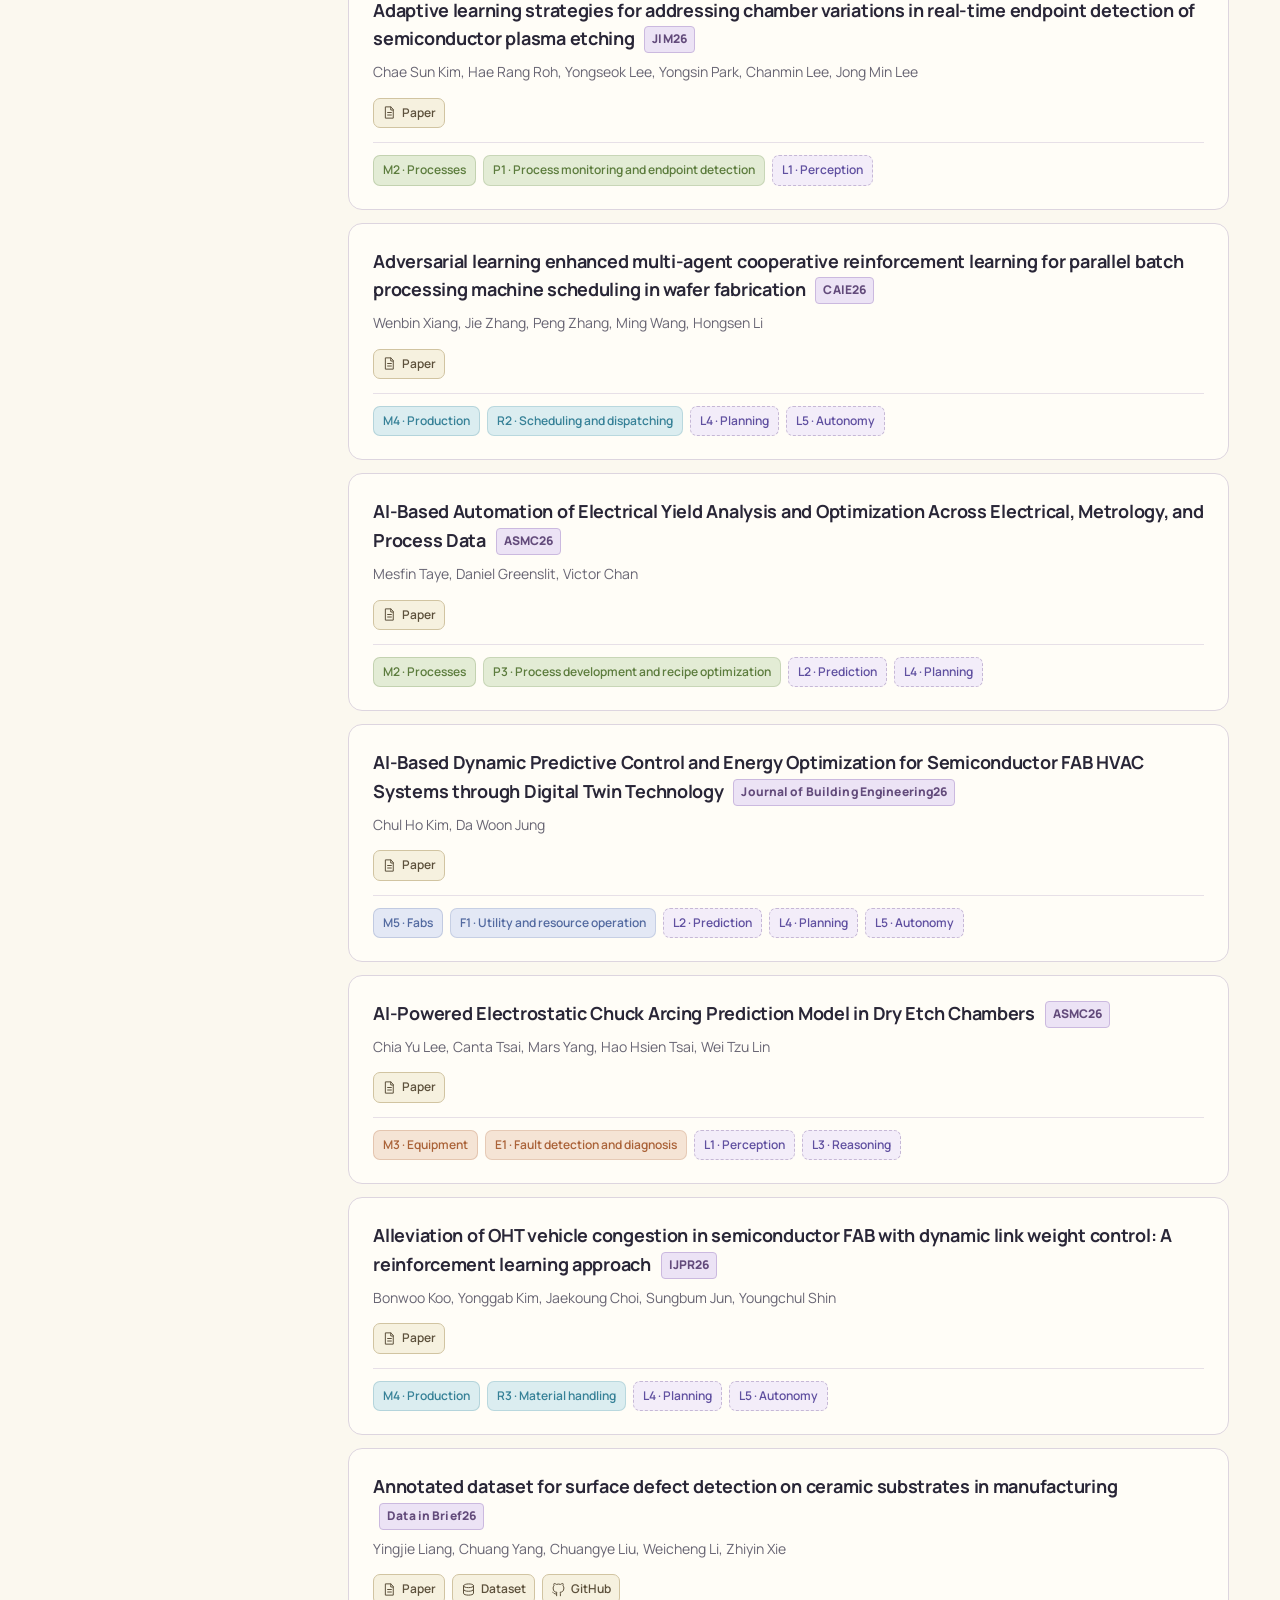
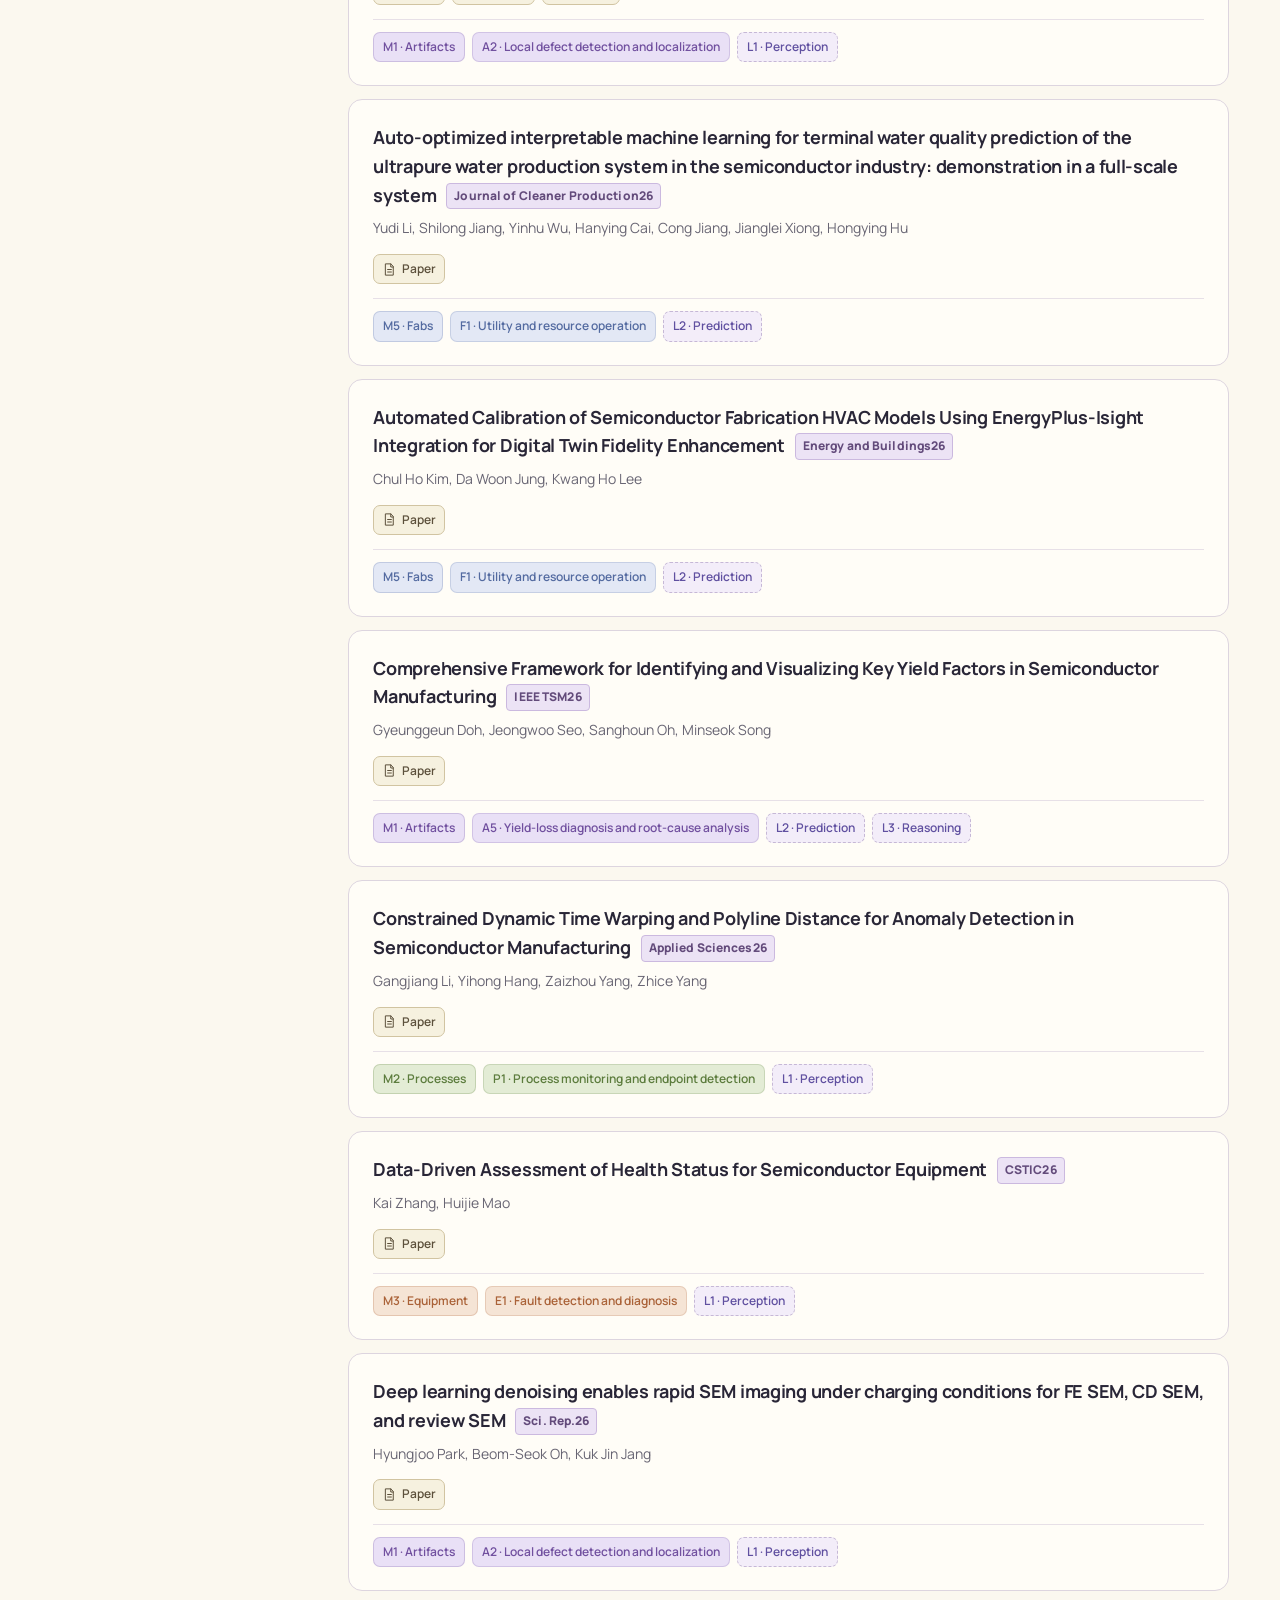
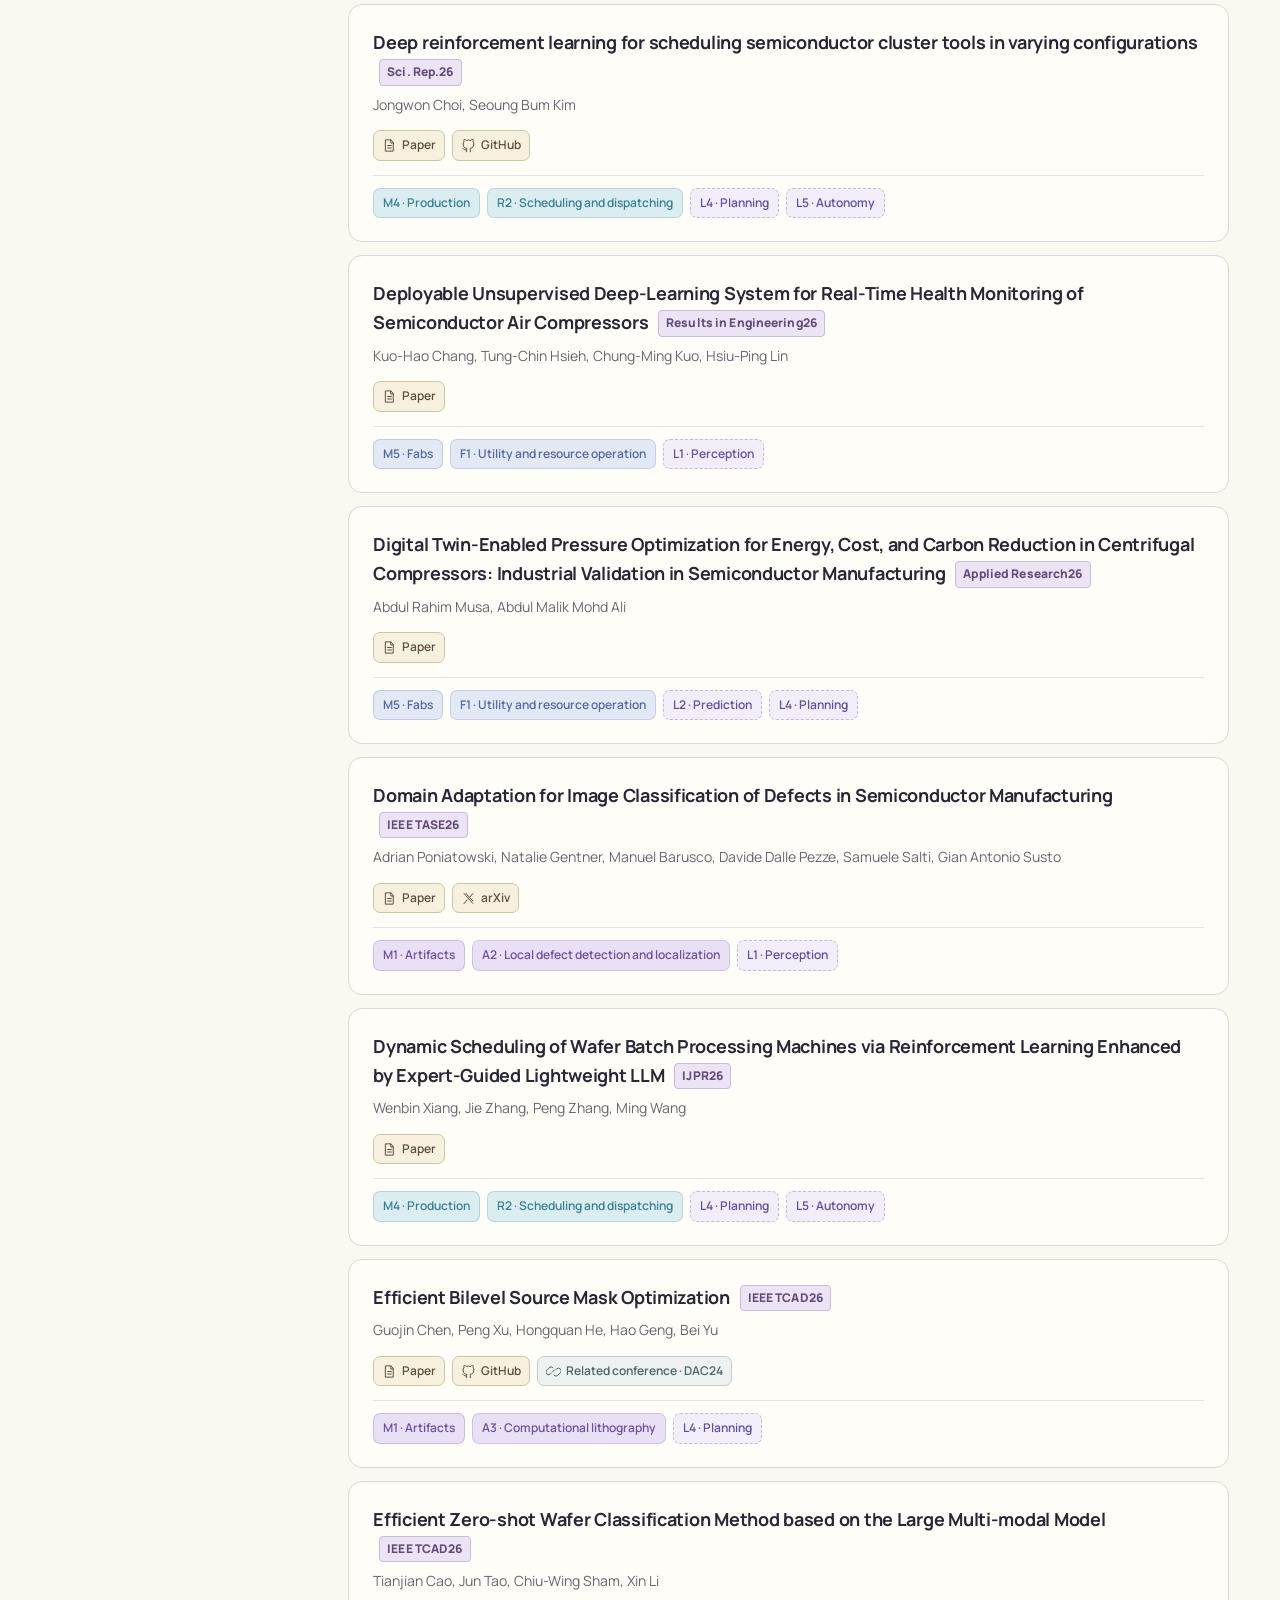
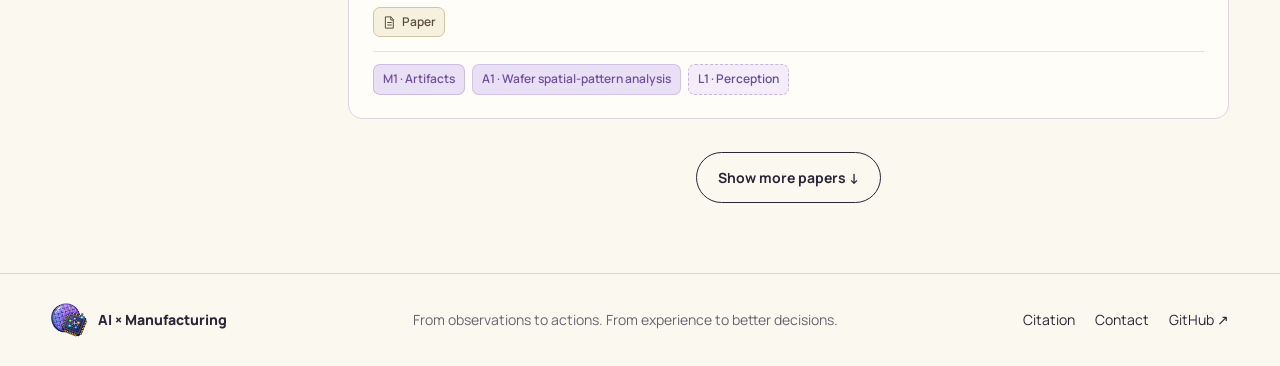
<file: docs/explore.html>
<!doctype html>
<html lang="en">
  <head>
    <meta charset="utf-8" />
    <meta name="viewport" content="width=device-width,initial-scale=1" />
    <title>Paper library · AI-Assisted Semiconductor Manufacturing</title>
    <meta
      name="description"
      content="Explore AI-assisted semiconductor manufacturing: manufacturing tasks and AI stages, a guide from wafer to chip, and a curated research library."
    />
    <meta name="theme-color" content="#fbf8ef" />
    <meta
      property="og:title"
      content="Awesome AI-Assisted Semiconductor Manufacturing"
    />
    <meta
      property="og:image"
      content="https://zrrraa.github.io/Awesome-AI-Assisted-Semiconductor-Manufacturing/assets/overview-13f65796.jpg"
    />
    <link rel="icon" type="image/png" href="assets/web/brand.png" />
    <link rel="apple-touch-icon" href="assets/web/brand.png" />
    <link rel="stylesheet" href="style.css?v=relations-20261014" />
    <script src="assets/vendor/motion-14.1.0.js" defer></script>
    <script src="site.js?v=readouts-20261015" defer></script>
    <script src="assets/catalogue.js?v=versions-20261016" defer></script>
    <script src="explore.js?v=relations-20261014" defer></script>
  </head>
  <body class="library-page">
    <a class="skip-link" href="#main">Skip to content</a>
    <header class="topbar">
      <a
        class="brand"
        href="index.html"
        aria-label="AI-assisted semiconductor manufacturing home"
        ><img src="assets/web/brand.png" width="42" height="42" alt="" /><span
          >AI × Manufacturing<span class="brand-sub"
            >From Perception to Autonomy</span
          ></span
        ></a
      >
      <nav aria-label="Main navigation">
        <a href="index.html#overview">Overview</a
        ><a href="index.html#manufacturing">Manufacturing</a
        ><a href="index.html#stages">AI stages</a
        ><a href="index.html#coverage">Research trends</a
        ><a href="index.html#vision">Discussion</a
        ><a class="nav-papers" href="explore.html" aria-current="page">Papers <span aria-hidden="true">↗</span></a>
      </nav>
      <a
        class="star"
        href="https://github.com/zrrraa/Awesome-AI-Assisted-Semiconductor-Manufacturing"
        target="_blank"
        rel="noopener"
        ><svg
          viewBox="0 0 24 24"
          fill="none"
          stroke="currentColor"
          stroke-width="1.6"
          aria-hidden="true"
        >
          <path
            d="m12 3 2.8 5.7 6.2.9-4.5 4.4 1.1 6.2-5.6-3-5.6 3 1.1-6.2L3 9.6l6.2-.9Z"
          /></svg
        ><span>Star on GitHub</span><span aria-hidden="true">↗</span></a
      >
    </header>
    <main id="main" class="library">
      <aside class="library-nav" aria-label="Task navigation">
        <button
          class="library-nav-toggle"
          aria-expanded="false"
          aria-controls="task-menu"
        >
          Browse manufacturing tasks <span>+</span>
        </button>
        <div id="task-menu">
          <a class="library-home" href="explore.html" data-all-papers
            >All papers <span>↗</span></a
          >
          <details class="scope-nav artifacts" open>
            <summary>
              <img
                src="assets/icons/artifact_wide.png"
                width="30"
                height="30"
                alt=""
              />Artifacts<span>−</span>
            </summary>
            <div>
              <a href="explore.html?task=A1" data-select-task="A1"
                ><b>A1</b>Wafer spatial-pattern analysis</a
              ><a href="explore.html?task=A2" data-select-task="A2"
                ><b>A2</b>Local defect detection and localization</a
              ><a href="explore.html?task=A3" data-select-task="A3"
                ><b>A3</b>Computational lithography</a
              ><a href="explore.html?task=A4" data-select-task="A4"
                ><b>A4</b>Product quality and yield inference</a
              ><a href="explore.html?task=A5" data-select-task="A5"
                ><b>A5</b>Yield-loss diagnosis and root-cause analysis</a
              ><a href="explore.html?task=A6" data-select-task="A6"
                ><b>A6</b>Adaptive testing and inspection</a
              >
            </div>
          </details>
          <details class="scope-nav processes" open>
            <summary>
              <img
                src="assets/icons/process.png"
                width="30"
                height="30"
                alt=""
              />Processes<span>−</span>
            </summary>
            <div>
              <a href="explore.html?task=P1" data-select-task="P1"
                ><b>P1</b>Process monitoring and endpoint detection</a
              ><a href="explore.html?task=P2" data-select-task="P2"
                ><b>P2</b>Virtual metrology</a
              ><a href="explore.html?task=P3" data-select-task="P3"
                ><b>P3</b>Process development and recipe optimization</a
              ><a href="explore.html?task=P4" data-select-task="P4"
                ><b>P4</b>Run-to-run and feedback control</a
              >
            </div>
          </details>
          <details class="scope-nav equipment" open>
            <summary>
              <img
                src="assets/icons/equipment.png"
                width="30"
                height="30"
                alt=""
              />Equipment<span>−</span>
            </summary>
            <div>
              <a href="explore.html?task=E1" data-select-task="E1"
                ><b>E1</b>Fault detection and diagnosis</a
              ><a href="explore.html?task=E2" data-select-task="E2"
                ><b>E2</b>Prognostics and maintenance</a
              ><a href="explore.html?task=E3" data-select-task="E3"
                ><b>E3</b>Calibration, matching and qualification</a
              >
            </div>
          </details>
          <details class="scope-nav production" open>
            <summary>
              <img
                src="assets/icons/production.png"
                width="30"
                height="30"
                alt=""
              />Production<span>−</span>
            </summary>
            <div>
              <a href="explore.html?task=R1" data-select-task="R1"
                ><b>R1</b>Cycle-time and delivery prediction</a
              ><a href="explore.html?task=R2" data-select-task="R2"
                ><b>R2</b>Scheduling and dispatching</a
              ><a href="explore.html?task=R3" data-select-task="R3"
                ><b>R3</b>Material handling</a
              ><a href="explore.html?task=R4" data-select-task="R4"
                ><b>R4</b>Bottleneck and production-state analysis</a
              >
            </div>
          </details>
          <details class="scope-nav fabs" open>
            <summary>
              <img
                src="assets/icons/fab_vertical.png"
                width="30"
                height="30"
                alt=""
              />Fabs<span>−</span>
            </summary>
            <div>
              <a href="explore.html?task=F1" data-select-task="F1"
                ><b>F1</b>Utility and resource operation</a
              ><a href="explore.html?task=F2" data-select-task="F2"
                ><b>F2</b>Capacity planning</a
              >
            </div>
          </details>
        </div>
      </aside>
      <div class="library-body">
        <div class="library-heading">
          <div>
            <p class="eyebrow">The research collection</p>
            <h1 id="library-title">Explore the literature<span>.</span></h1>
            <p id="library-question">
              Explore manufacturing tasks and AI stages. Combine filters to
              follow the questions that interest you.
            </p>
          </div>
          <img
            id="library-icon"
            src="assets/web/brand.png"
            width="130"
            height="130"
            alt=""
          />
        </div>
        <div class="library-stages" aria-label="Filter by AI stage">
          <button data-filter-stage="" aria-pressed="true">All stages</button
          ><button data-filter-stage="L1" aria-pressed="false">
            <small>L1</small> Perception</button
          ><button data-filter-stage="L2" aria-pressed="false">
            <small>L2</small> Prediction</button
          ><button data-filter-stage="L3" aria-pressed="false">
            <small>L3</small> Reasoning</button
          ><button data-filter-stage="L4" aria-pressed="false">
            <small>L4</small> Planning</button
          ><button data-filter-stage="L5" aria-pressed="false">
            <small>L5</small> Autonomy</button
          ><button data-filter-stage="supporting" aria-pressed="false">
            Testbeds
          </button>
        </div>
        <form class="library-controls" role="search">
          <label class="search-field"
            ><span>Search papers</span>
            <div>
              <svg viewBox="0 0 24 24" aria-hidden="true">
                <circle cx="10" cy="10" r="6.5" />
                <path d="m15 15 5 5" /></svg
              ><input
                type="search"
                id="paper-search"
                placeholder="Title, author or venue…"
                autocomplete="off"
              /></div></label
          ><label
            ><span>Manufacturing scope</span
            ><select id="scope-filter">
              <option value="">All scopes</option>
              <option value="artifacts">Artifacts</option>
              <option value="processes">Processes</option>
              <option value="equipment">Equipment</option>
              <option value="production">Production</option>
              <option value="fabs">Fabs</option>
            </select></label
          ><label
            ><span>Year</span
            ><select id="year-filter">
              <option value="">All years</option>
            </select></label
          ><label
            ><span>Sort</span
            ><select id="sort-filter">
              <option value="newest">Newest first</option>
              <option value="oldest">Oldest first</option>
            </select></label
          >
        </form>
        <div class="result-bar">
          <p id="result-count" role="status" aria-live="polite"></p>
          <button class="text-link" id="reset-filters">Reset filters ↺</button>
        </div>
        <div id="active-filters" aria-label="Active filters"></div>
        <div id="paper-results"></div>
        <div class="load-more">
          <button class="button" id="load-more">Show more papers ↓</button>
        </div>
        <noscript
          ><p>
            This interactive library uses JavaScript. The
            <a
              href="https://github.com/zrrraa/Awesome-AI-Assisted-Semiconductor-Manufacturing/tree/master/papers"
              >complete reading lists are also available on GitHub</a
            >.
          </p></noscript
        >
      </div>
    </main>
    <footer class="footer">
      <a class="brand" href="index.html"
        ><img src="assets/web/brand.png" width="36" height="36" alt="" /><span
          >AI × Manufacturing</span
        ></a
      >
      <p>From observations to actions. From experience to better decisions.</p>
      <div>
        <a href="index.html#citation">Citation</a
        ><a href="mailto:rzhong@zju.edu.cn">Contact</a
        ><a
          href="https://github.com/zrrraa/Awesome-AI-Assisted-Semiconductor-Manufacturing"
          target="_blank"
          rel="noopener"
          >GitHub ↗</a
        >
      </div>
    </footer>
    <div class="toast" role="status"></div>
  </body>
</html>
</file>
<file: docs/style.css>
@import url("https://fonts.googleapis.com/css2?family=Manrope:wght@400;500;600;700;800&display=swap");
:root {
  --bg: #fbf8ef;
  --paper: #fffdf7;
  --ink: #292637;
  --muted: #686573;
  --purple: #6050a0;
  --line: #d9d4d9;
  --type-caption: 12px;
  --type-small: 14px;
  --type-body: 16px;
  --ease: cubic-bezier(0.22, 1, 0.36, 1);
}
* {
  box-sizing: border-box;
}
html {
  scroll-behavior: smooth;
  scroll-padding-top: 32px;
}
body {
  margin: 0;
  color: var(--ink);
  background: var(--bg);
  font:
    var(--type-body)/1.65 Manrope,
    "Segoe UI",
    sans-serif;
  -webkit-font-smoothing: antialiased;
}
a {
  color: inherit;
  text-decoration: none;
}
button,
input,
select {
  font: inherit;
  color: inherit;
}
button,
a,
input,
select {
  touch-action: manipulation;
}
button {
  cursor: pointer;
  background: none;
  border: 0;
}
img {
  max-width: 100%;
  object-fit: contain;
}
h1,
h2,
h3,
h4,
p,
figure {
  margin: 0;
}
h1,
h2,
h3,
h4 {
  line-height: 1.15;
  letter-spacing: -0.035em;
}
em {
  font-family: Georgia, "Times New Roman", serif;
  font-weight: 400;
}
sup {
  font-size: 0.65em;
  vertical-align: super;
}
a:focus-visible,
button:focus-visible,
input:focus-visible,
select:focus-visible,
summary:focus-visible,
[tabindex="0"]:focus-visible {
  outline: 3px solid #9573ce;
  outline-offset: 4px;
  border-radius: 5px;
}
[hidden] {
  display: none !important;
}
.sr-only {
  position: absolute;
  width: 1px;
  height: 1px;
  overflow: hidden;
  clip-path: inset(50%);
  white-space: nowrap;
}
.skip-link {
  position: fixed;
  top: 10px;
  opacity: 0;
  pointer-events: none;
  left: 20px;
  background: var(--ink);
  color: white;
  padding: 12px;
  z-index: 100;
}
.skip-link:focus {
  top: 10px;
  opacity: 1;
  pointer-events: auto;
}
.topbar {
  max-width: 1500px;
  margin: auto;
  padding: 20px 4%;
  display: flex;
  align-items: center;
  justify-content: space-between;
  gap: 20px;
  border-bottom: 1px solid var(--line);
}
.brand {
  display: flex;
  align-items: center;
  gap: 11px;
  font-size: 14px;
  font-weight: 800;
  line-height: 1.3;
  white-space: nowrap;
}
.brand img {
  flex: none;
}
.brand-sub {
  display: block;
  font-size: var(--type-small);
  letter-spacing: 0.02em;
  font-weight: 500;
  color: var(--muted);
  margin-top: 4px;
}
.topbar nav {
  display: flex;
  align-items: center;
  gap: 27px;
  font-size: var(--type-body);
  font-weight: 600;
}
.topbar nav a {
  position: relative;
  padding: 8px 0;
}
.topbar nav a:after {
  content: "";
  position: absolute;
  bottom: 0;
  left: 0;
  width: 100%;
  height: 2px;
  background: var(--purple);
  transform: scaleX(0);
  transform-origin: left;
  transition: transform 0.3s var(--ease);
}
.topbar nav a:hover:after,
.topbar nav a[aria-current]:after {
  transform: scaleX(1);
}
.topbar nav .nav-papers {
  display: inline-flex;
  align-items: center;
  gap: 9px;
  padding: 8px 16px;
  border: 1px solid var(--purple);
  border-radius: 999px;
  background: var(--purple);
  color: var(--paper);
  box-shadow: 0 3px 0 #ded2b8;
  font-weight: 800;
}
.topbar nav .nav-papers:after {
  display: none;
}
.topbar nav .nav-papers:hover,
.topbar nav .nav-papers[aria-current="page"] {
  background: #4b3b85;
  border-color: #4b3b85;
}
.star {
  display: flex;
  align-items: center;
  gap: 9px;
  border: 1px solid var(--ink);
  border-radius: 30px;
  font-size: var(--type-small);
  font-weight: 700;
  padding: 10px 15px;
  white-space: nowrap;
  transition:
    background 0.25s,
    transform 0.35s var(--ease);
}
.star svg {
  width: 17px;
  height: 17px;
  transition: transform 0.65s var(--ease);
}
.star:hover {
  background: #f4e9bc;
}
.star:hover svg {
  transform: rotate(144deg) scale(1.2);
}
.page {
  max-width: 1320px;
  margin: auto;
  padding: 0 48px;
}
.eyebrow {
  text-transform: uppercase;
  font-size: var(--type-small);
  letter-spacing: 0.12em;
  font-weight: 800;
  color: var(--purple);
  line-height: 1.6;
}
.section {
  padding: 82px 0;
}
.section-heading {
  display: flex;
  justify-content: space-between;
  gap: 40px;
  align-items: end;
  margin-bottom: 36px;
}
.section-heading h2 {
  font-size: clamp(32px, 3.4vw, 49px);
  font-weight: 600;
  margin-top: 12px;
  line-height: 1.1;
}
.section-heading h2 em {
  color: var(--purple);
}
.section-aside {
  max-width: 330px;
  font-size: var(--type-body);
  color: var(--muted);
  line-height: 1.85;
}
.section-aside .text-link {
  margin-top: 14px;
  display: inline-block;
}
.text-link {
  font-size: var(--type-small);
  font-weight: 700;
  color: var(--purple);
  padding: 0;
  border-bottom: 1px solid transparent;
  transition:
    color 0.2s,
    border-color 0.2s;
}
.text-link:hover {
  border-color: currentColor;
}
.button {
  display: inline-flex;
  align-items: center;
  gap: 22px;
  justify-content: space-between;
  padding: 13px 21px;
  border: 1px solid var(--ink);
  border-radius: 30px;
  font-size: var(--type-body);
  font-weight: 700;
  transition:
    background 0.25s,
    box-shadow 0.25s,
    transform 0.4s var(--ease);
}
.button.primary {
  background: var(--ink);
  color: var(--paper);
}
.button:hover {
  background: #eee4c9;
  box-shadow: 3px 4px 0 #d2c5df;
}
.button.primary:hover {
  background: var(--purple);
}
.actions {
  display: flex;
  align-items: center;
  gap: 22px;
  flex-wrap: wrap;
  margin-top: 22px;
}
/* Editorial cover: two connected research axes, with one quiet moving seal. */
.hero {
  padding: 62px 0 48px;
  display: grid;
  grid-template-columns: 1.5fr 1fr;
  gap: 60px;
  position: relative;
}
.hero .eyebrow {
  display: flex;
  align-items: center;
  gap: 10px;
  margin-bottom: 24px;
}
.tiny-orbit {
  font-size: 22px;
  line-height: 1;
}
.hero h1 {
  font-size: clamp(40px, 4.25vw, 67px);
  line-height: 1.06;
  font-weight: 700;
  letter-spacing: -0.055em;
}
.hero h1 em {
  color: var(--purple);
  font-size: 1.12em;
}
.title-dot {
  color: var(--purple);
}
.hero-side {
  position: relative;
  padding-top: 82px;
}
.hero-side h2 {
  font-size: clamp(27px, 2.7vw, 39px);
  line-height: 1.1;
  font-weight: 600;
}
.hero-side h2 em {
  color: var(--purple);
}
.hero-side > p {
  font-size: var(--type-body);
  color: var(--muted);
  line-height: 1.85;
  margin-top: 19px;
  max-width: 340px;
}
.hero-index {
  display: flex;
  gap: 25px;
  margin-top: 32px;
  border-top: 1px solid var(--line);
  padding-top: 16px;
  width: max-content;
  max-width: 100%;
}
.hero-index a {
  font-size: var(--type-small);
  font-weight: 700;
  display: flex;
  gap: 12px;
  align-items: center;
}
.hero-index span {
  font:
    var(--type-caption) Consolas,
    monospace;
  color: var(--muted);
}
.hero-index b {
  transition: transform 0.4s;
}
.hero-index a:hover b {
  transform: translateY(5px);
}
.round-stamp {
  position: absolute;
  top: -5px;
  right: 0;
  width: 103px;
  height: 103px;
  border: 1px solid #c7ae5e;
  border-radius: 50%;
  background: #f0d77e;
  display: flex;
  flex-direction: column;
  align-items: center;
  justify-content: center;
  gap: 2px;
  transform: rotate(12deg);
  box-shadow: 4px 5px 0 #eee4c9;
}
.round-stamp span {
  font-size: var(--type-caption);
  letter-spacing: 0.09em;
  font-weight: 800;
}
.round-stamp b {
  font: 48px/1 Georgia;
  animation: seal-spin 28s linear infinite;
}
.round-stamp:hover b {
  animation-duration: 5s;
}
@keyframes seal-spin {
  to {
    transform: rotate(360deg);
  }
}
/* Figures remain intact. The hotspots sit in the same normalized coordinate space. */
.research-map {
  padding-top: 20px;
  position: relative;
}
.anchor-alias {
  position: absolute;
  top: 0;
}
.map-wrap {
  position: relative;
  background: #fffefa;
  border: 1px solid #d5cbd9;
  border-radius: 28px 28px 10px 10px;
  padding: 29px 22px 0;
  box-shadow: 9px 10px 0 #e7dfcf;
}
.map-sticker {
  position: absolute;
  top: -22px;
  right: 48px;
  z-index: 2;
  background: #ecda99;
  color: #3b3444;
  font-size: var(--type-small);
  line-height: 1.4;
  padding: 14px 22px;
  transform: rotate(7deg);
  box-shadow: 3px 4px 0 #3a294812;
  border: 1px solid #d1b969;
}
.map-sticker em {
  font-size: 17px;
}
.map-sticker b {
  position: absolute;
  right: 6px;
  bottom: 4px;
}
.figure-scroll {
  overflow: visible;
}
.original-map {
  position: relative;
  isolation: isolate;
  overflow: clip;
  background: #fffefa;
}
.original-map > img {
  display: block;
  width: 100%;
  height: auto;
  mix-blend-mode: multiply;
}
.figure-hotspots {
  position: absolute;
  inset: 0;
}
.figure-hotspot {
  position: absolute;
  border: 2px solid transparent;
  border-radius: 6px;
  transition:
    background 0.3s,
    box-shadow 0.35s,
    border-color 0.3s;
  cursor: pointer;
}
.figure-hotspot > span {
  position: absolute;
  top: -14px;
  right: -3px;
  white-space: nowrap;
  font-size: var(--type-small);
  font-weight: 800;
  letter-spacing: 0.03em;
  padding: 3px 9px;
  border-radius: 8px;
  background: var(--ink);
  color: white;
  opacity: 0;
  transform: translateY(5px);
  transition: 0.3s var(--ease);
  pointer-events: none;
}
.figure-hotspot:hover,
.figure-hotspot:focus-visible {
  border-color: #7860b4;
  background: #b6a0df1a;
  box-shadow:
    0 0 0 5px #9c80da22,
    0 8px 22px #5c3b8022;
  z-index: 2;
}
.figure-hotspot:hover > span,
.figure-hotspot:focus-visible > span {
  opacity: 1;
  transform: translateY(0);
}
.map-status {
  display: flex;
  align-items: center;
  justify-content: space-between;
  gap: 15px;
  min-height: 52px;
  font-size: var(--type-small);
  border-top: 1px solid var(--line);
  margin-top: 15px;
  color: var(--muted);
}
.map-status > span {
  display: flex;
  align-items: center;
  gap: 8px;
}
.map-status i {
  width: 7px;
  height: 7px;
  border-radius: 50%;
  background: #9882bb;
  flex: none;
}
.map-status a {
  font-weight: 700;
  color: var(--purple);
  white-space: nowrap;
}
.scope-ribbon {
  display: flex;
  justify-content: space-between;
  gap: 10px;
  margin-top: 32px;
}
.scope-ribbon > a {
  display: flex;
  align-items: center;
  gap: 10px;
  padding: 8px 6px;
  font-size: var(--type-body);
  font-weight: 700;
  flex: 1;
  min-width: 0;
  border-bottom: 1px solid var(--line);
  transition: transform 0.35s var(--ease);
}
.scope-ribbon img {
  width: 50px;
  height: 50px;
  mix-blend-mode: multiply;
  transition: transform 0.45s var(--ease);
}
.scope-ribbon b {
  margin-left: auto;
  font-weight: 400;
}
.scope-ribbon a:hover img {
  transform: rotate(-9deg) translateY(-4px) scale(1.1);
}
.scope-ribbon a:hover {
  border-bottom-color: var(--scope-ink);
}
.artifacts {
  --scope-ink: #71509f;
  --scope-bg: #e9e0f6;
}
.processes {
  --scope-ink: #5c7c3d;
  --scope-bg: #e3ecd5;
}
.equipment {
  --scope-ink: #aa6238;
  --scope-bg: #f5e4d5;
}
.production {
  --scope-ink: #368197;
  --scope-bg: #dbedf0;
}
.fabs {
  --scope-ink: #536aa0;
  --scope-bg: #e3e8f5;
}
.team {
  padding: 20px 0 25px;
  border-top: 1px solid var(--line);
}
.team > .eyebrow {
  font-size: var(--type-caption);
}
.authors {
  display: flex;
  flex-wrap: wrap;
  gap: 10px 22px;
  font-size: var(--type-body);
  font-weight: 600;
  margin: 18px 0 12px;
}
.authors a {
  border-bottom: 1px solid #c3b2d4;
  transition: color 0.2s;
}
.authors a:hover {
  color: var(--purple);
}
.affiliations {
  display: flex;
  flex-wrap: wrap;
  gap: 8px 28px;
  font-size: var(--type-small);
  color: var(--muted);
}
.corresponding {
  font-size: var(--type-caption);
  color: var(--muted);
  margin-top: 9px;
}
.news {
  display: flex;
  align-items: center;
  gap: 25px;
  border-top: 1px solid var(--line);
  border-bottom: 1px solid var(--line);
  padding: 16px 0;
  font-size: var(--type-small);
}
.news time {
  font-size: var(--type-caption);
  color: var(--muted);
}
.news p {
  flex: 1;
}
.news > a {
  font-size: 23px;
}
/* A panoramic original figure above a compact, playable process guide. */
.journey {
  border-top: 1px solid var(--line);
}
.journey-window {
  overflow: visible;
  padding-top: 24px;
}
.panorama {
  position: relative;
  min-width: 0;
  /* A fixed backdrop keeps multiply unchanged when an ancestor is animated. */
  isolation: isolate;
  background: var(--bg);
}
.panorama > img {
  display: block;
  width: 100%;
  height: auto;
  mix-blend-mode: multiply;
}
.journey-tabs {
  display: grid;
  grid-template-columns: repeat(10, 1fr);
  gap: 0;
  margin-top: 25px;
  border-bottom: 1px solid var(--line);
}
.journey-tabs button {
  position: relative;
  text-align: left;
  min-height: 63px;
  padding: 8px;
  font-size: var(--type-small);
  line-height: 1.4;
  transition:
    background 0.3s,
    color 0.3s;
}
.journey-tabs small {
  display: block;
  color: var(--muted);
  font-size: var(--type-caption);
  margin-bottom: 5px;
}
.journey-tabs button:after {
  content: "";
  height: 3px;
  position: absolute;
  bottom: -1px;
  left: 0;
  right: 0;
  background: var(--purple);
  transform: scaleX(0);
  transition: transform 0.4s var(--ease);
}
.journey-tabs button[aria-selected="true"] {
  background: #e8def26b;
  color: var(--purple);
  font-weight: 800;
}
.journey-tabs button[aria-selected="true"]:after {
  transform: scaleX(1);
}
.journey-tabs button:hover {
  background: #e8def238;
}
.step-detail {
  display: grid;
  grid-template-columns: 100px 1fr 245px;
  gap: 25px;
  align-items: start;
  padding: 28px 15px 28px 0;
  min-height: 184px;
}
.step-number {
  font: italic 82px/0.95 Georgia;
  color: #c7b7d9;
  letter-spacing: -0.1em;
}
.step-copy h3 {
  font-size: 24px;
  margin: 8px 0 11px;
  font-weight: 600;
}
.step-copy p:last-child {
  font-size: var(--type-body);
  color: var(--muted);
  line-height: 1.8;
  max-width: 530px;
}
.step-tasks {
  padding-top: 5px;
  font-size: var(--type-small);
  display: flex;
  flex-direction: column;
  gap: 8px;
}
.step-tasks > span {
  color: var(--muted);
  font-size: var(--type-caption);
}
.step-tasks a {
  border-bottom: 1px solid var(--line);
  padding: 5px 0;
  color: var(--purple);
}
.step-tasks .related-more {
  width: 100%;
  color: var(--muted);
  font-size: 20px;
  line-height: 1;
}
.journey-note {
  display: flex;
  align-items: center;
  gap: 15px;
  font-size: var(--type-small);
  border-top: 1px solid var(--line);
  padding: 15px 0;
}
.journey-note > span {
  font-size: 30px;
  color: var(--purple);
}
.journey-note p {
  flex: 1;
  color: var(--muted);
}
.next-step {
  font-size: var(--type-small);
  font-weight: 700;
  white-space: nowrap;
}
.next-step span {
  margin-left: 10px;
}
.interlude {
  display: flex;
  align-items: center;
  justify-content: space-around;
  gap: 22px;
  padding: 26px 0;
  border-top: 1px solid #c4b991;
  border-bottom: 1px solid #c4b991;
  background: #eee2b3;
  font-size: clamp(18px, 2.1vw, 29px);
  font-weight: 500;
  transform: rotate(-1.5deg);
  margin: 0 -18px;
  white-space: nowrap;
  overflow: hidden;
}
.interlude b {
  font-weight: 400;
  color: #8b6b2d;
}
.interlude em {
  font-size: 1.2em;
}
/* One continuous stage illustration with a travelling spotlight. */
.hand-note {
  display: block;
  font: italic 19px Georgia;
  color: var(--purple);
  transform: rotate(-4deg);
  margin-top: 17px;
}
.stage-board {
  padding-top: 10px;
}
.stage-tabs {
  display: grid;
  grid-template-columns: repeat(5, 1fr);
  border-bottom: 1px solid var(--line);
}
.stage-tabs button {
  position: relative;
  text-align: left;
  padding: 16px 15px 19px;
  border-right: 1px solid var(--line);
  font-size: 16px;
  font-weight: 700;
  transition: color 0.3s;
}
.stage-tabs button:last-child {
  border: 0;
}
.stage-tabs small {
  display: block;
  font:
    var(--type-caption) Consolas,
    monospace;
  color: var(--muted);
  margin-bottom: 9px;
}
.stage-tabs button b {
  position: absolute;
  right: 17px;
  top: 15px;
  font-size: 20px;
  font-weight: 400;
  opacity: 0;
  transform: translate(-5px, -5px);
  transition: 0.4s var(--ease);
}
.stage-tabs button[aria-selected="true"] {
  color: var(--purple);
}
.stage-tabs button[aria-selected="true"] b {
  opacity: 1;
  transform: none;
}
.stage-tabs button:after {
  position: absolute;
  content: "";
  bottom: -2px;
  left: 10px;
  right: 10px;
  height: 3px;
  background: var(--purple);
  transform: scaleX(0);
  transition: transform 0.5s var(--ease);
}
.stage-tabs button[aria-selected="true"]:after {
  transform: scaleX(1);
}
.robot-scroll {
  overflow: visible;
  padding: 24px 0 12px;
}
.robot-strip {
  position: relative;
  min-width: 0;
  isolation: isolate;
  background: var(--bg);
  padding: 19px 0;
}
.stage-illustration {
  position: relative;
  z-index: 1;
  pointer-events: none;
  mix-blend-mode: multiply;
}
.stage-illustration > img {
  display: block;
  width: 100%;
  height: auto;
}
.robot-spotlight {
  position: absolute;
  top: 0;
  left: var(--stage-left);
  width: var(--stage-width);
  height: 100%;
  border: 1px solid #b99ccb;
  border-radius: 50% 50% 16px 16px;
  background: radial-gradient(ellipse at 50% 55%, #c4a5ef5c, transparent 72%);
  transition:
    left 0.75s var(--ease),
    width 0.75s var(--ease),
    border-radius 0.75s;
  z-index: 0;
}
.robot-hotspot {
  position: absolute;
  z-index: 2;
  top: 0;
  height: 100%;
  border-radius: 40% 40% 12px 12px;
  transition: box-shadow 0.3s;
}
.robot-hotspot:hover {
  box-shadow: inset 0 0 25px #9271cd25;
}
.stage-detail {
  display: grid;
  grid-template-columns: 110px 1fr 1fr;
  gap: 30px;
  align-items: center;
  border-top: 1px solid var(--line);
  border-bottom: 1px solid var(--line);
  padding: 30px 14px 30px 0;
  min-height: 226px;
}
.stage-index {
  font: italic 93px/0.95 Georgia;
  color: #c4b5d6;
  letter-spacing: -0.08em;
}
.stage-copy h3 {
  font-size: 28px;
  line-height: 1.15;
  margin: 10px 0 13px;
  font-weight: 600;
  max-width: 370px;
}
.stage-copy > p:not(.eyebrow) {
  font-size: var(--type-body);
  line-height: 1.8;
  color: var(--muted);
  max-width: 385px;
}
.stage-example {
  border-left: 1px solid var(--line);
  padding-left: 35px;
}
.stage-example > span {
  font-size: var(--type-caption);
  font-weight: 800;
  text-transform: uppercase;
  letter-spacing: 0.1em;
  color: var(--purple);
}
.stage-example p {
  font-size: var(--type-body);
  line-height: 1.8;
  margin: 10px 0 16px;
}
.stage-library.button {
  margin-top: 4px;
  max-width: 100%;
  background: var(--purple);
  color: #fff;
  border-color: var(--purple);
  box-shadow: 4px 4px 0 #ded2b8;
}
.stage-library.button:hover {
  background: #4b3b85;
  box-shadow: 5px 6px 0 #d5c5e3;
}
.stage-foot {
  font-size: var(--type-small);
  color: var(--muted);
  margin-top: 16px;
}
.stage-footer {
  display: flex;
  align-items: center;
  justify-content: space-between;
  gap: 20px;
}
/* A dark research observatory: circles show real, multi-label coverage. */
.coverage {
  background: #2c283b;
  color: #f8f2e5;
  margin: 20px -32px;
  padding: 58px 42px 28px;
  border-radius: 10px 46px 12px 46px;
  position: relative;
  box-shadow: 9px 11px 0 #e1d6ba;
}
.coverage:before {
  content: "✳";
  position: absolute;
  top: -35px;
  right: 30px;
  font: 80px/1 Georgia;
  color: #e6c960;
  transform: rotate(13deg);
  pointer-events: none;
}
.coverage .eyebrow {
  color: #c9b2e8;
}
.coverage .section-heading h2 {
  font-size: 40px;
}
.coverage .section-heading em {
  color: #d0b7f1;
}
.coverage .section-aside {
  color: #bfb8ce;
  max-width: 275px;
}
.coverage .text-link {
  color: #eee2b3;
}
.chart-toolbar {
  display: flex;
  justify-content: space-between;
  align-items: center;
  gap: 20px;
  margin: 36px 0 25px;
}
.chart-tabs {
  display: flex;
  gap: 25px;
}
.chart-tabs button {
  color: #a9a1bb;
  font-size: var(--type-body);
  padding: 10px 0;
  border-bottom: 2px solid transparent;
  transition:
    color 0.2s,
    border-color 0.2s;
}
.chart-tabs button[aria-selected="true"] {
  color: white;
  border-color: #d5bbee;
}
.chart-unit {
  display: flex;
  padding: 4px;
  border: 1px solid #5a536d;
  border-radius: 30px;
  gap: 5px;
}
.chart-unit button {
  color: #bfb8ce;
  font-size: var(--type-small);
  padding: 7px 12px;
  border-radius: 20px;
  transition: background 0.3s;
}
.chart-unit button[aria-pressed="true"] {
  background: #e9deed;
  color: #322640;
}
.matrix-scroll {
  overflow: visible;
}
.coverage-matrix {
  display: grid;
  grid-template-columns: minmax(100px, 145px) repeat(5, minmax(0, 1fr));
  min-width: 0;
}
.matrix-heading {
  font-size: var(--type-small);
  font-weight: 600;
  text-align: center;
  padding: 8px 0 20px;
  color: #e7d8f6;
}
.matrix-heading small {
  display: block;
  font-size: var(--type-caption);
  letter-spacing: 0.15em;
  color: #aea2c0;
  margin-bottom: 7px;
}
.matrix-corner {
  display: flex;
  align-items: end;
  padding-bottom: 19px;
  font-size: var(--type-caption);
  color: #bfb8ce;
}
.matrix-row {
  display: flex;
  align-items: center;
  gap: 10px;
  min-height: 92px;
  border-top: 1px solid #54496099;
  font-size: var(--type-body);
  font-weight: 600;
}
.matrix-row img {
  width: 35px;
  height: 39px;
  object-fit: contain;
}
.matrix-row small {
  display: block;
  color: #bfb8ce;
  font-size: var(--type-caption);
  font-weight: 400;
  margin-top: 4px;
}
.matrix-cell {
  position: relative;
  display: flex;
  align-items: center;
  justify-content: center;
  min-height: 92px;
  border-top: 1px solid #54496099;
  isolation: isolate;
}
.matrix-cell:before {
  content: "";
  position: absolute;
  width: max(5px, calc(var(--bubble-max, 72px) * var(--fraction)));
  height: max(5px, calc(var(--bubble-max, 72px) * var(--fraction)));
  border-radius: 50%;
  background: var(--bubble, #cfb4f1);
  opacity: 0.83;
  transition:
    width 0.65s var(--ease),
    height 0.65s var(--ease),
    transform 0.45s var(--ease),
    opacity 0.3s;
  z-index: -1;
}
.matrix-cell > span {
  font-size: var(--type-small);
  font-weight: 800;
  color: #292637;
  font-variant-numeric: tabular-nums;
}
.matrix-cell.small-value > span {
  color: #eee5f9;
  transform: translateY(23px);
  font-size: var(--type-caption);
}
.matrix-cell:hover:before,
.matrix-cell:focus-visible:before {
  transform: scale(1.15);
  opacity: 1;
  box-shadow: 0 0 28px #dac4ff22;
}
.matrix-cell:hover {
  background: #fff1;
}
.matrix-cell[data-count="0"]:before {
  background: transparent;
  border: 1px solid #746489;
  width: 6px;
  height: 6px;
}
.chart-readout {
  min-height: 63px;
  display: flex;
  justify-content: space-between;
  align-items: center;
  gap: 20px;
  padding: 18px 0 8px;
  color: #e4d8f4;
  font-size: var(--type-small);
}
.chart-readout > p {
  max-width: 540px;
}
.size-key {
  display: flex;
  align-items: center;
  gap: 5px;
  font-size: var(--type-caption);
  color: #c2b8cf;
  white-space: nowrap;
}
.size-key i {
  display: inline-block;
  width: 5px;
  height: 5px;
  border-radius: 50%;
  background: #d2b7ec;
}
.size-key i:nth-child(2) {
  width: 10px;
  height: 10px;
}
.size-key i:nth-child(3) {
  width: 16px;
  height: 16px;
  margin-right: 4px;
}
.coverage-bottom {
  border-top: 1px solid #51465e;
  padding-top: 17px;
  display: flex;
  justify-content: space-between;
  gap: 20px;
  font-size: var(--type-caption);
  color: #bfb8ce;
}
.coverage-bottom a {
  white-space: nowrap;
  color: #eee2b3;
}
.timeline-chart {
  --chart-plot: 315px;
  height: 445px;
  display: flex;
  gap: 4px;
  align-items: stretch;
  padding-top: 25px;
  overflow: visible;
}
.year-bar {
  flex: 1;
  min-width: 17px;
  display: flex;
  flex-direction: column;
  justify-content: end;
  align-items: center;
  position: relative;
  font-size: var(--type-caption);
  gap: 9px;
  padding: 20px 0 27px;
}
.year-bar .year-value {
  opacity: 0;
  transition: opacity 0.3s;
  color: #eee2b3;
}
.year-bar .bar {
  display: block;
  width: 100%;
  height: calc(var(--share) * var(--chart-plot));
  flex-shrink: 0;
  min-height: 3px;
  background: linear-gradient(0deg, #9982ba, #d7beef);
  border-radius: 3px 3px 0 0;
  transition:
    filter 0.3s,
    transform 0.3s;
  transform-origin: bottom;
}
.year-bar:hover .year-value,
.year-bar:focus-visible .year-value {
  opacity: 1;
}
.year-bar:hover .bar {
  filter: brightness(1.2);
  transform: scaleX(1.1);
}
.year-bar .year-label {
  position: absolute;
  bottom: 1px;
  left: 50%;
  transform: translateX(-50%) rotate(-55deg);
  font-size: var(--type-caption);
  color: #c4b9d0;
  white-space: nowrap;
}
.timeline-note {
  color: #c2b8cf;
  font-size: var(--type-small);
  margin: 18px 0;
}
.fab-vision {
  padding-top: 100px;
}
.vision-principles {
  display: grid;
  grid-template-columns: repeat(3, 1fr);
  gap: 40px;
  margin: 40px 0 0;
}
.vision-principles > div {
  border-top: 1px solid var(--line);
  position: relative;
  padding: 17px 0 0 38px;
}
.vision-principles span {
  font: italic 21px Georgia;
  color: var(--purple);
  position: absolute;
  left: 0;
  top: 14px;
}
.vision-principles h3 {
  font-size: 16px;
  margin-bottom: 10px;
  font-weight: 700;
}
.vision-principles p {
  font-size: var(--type-small);
  color: var(--muted);
  line-height: 1.8;
}
.citation {
  display: grid;
  grid-template-columns: 1fr 1fr;
  gap: 70px;
  align-items: start;
  border-top: 1px solid var(--line);
}
.citation h2 {
  font-size: 36px;
  margin: 15px 0;
}
.citation > div > p:not(.eyebrow) {
  font-size: var(--type-body);
  color: var(--muted);
  max-width: 360px;
  line-height: 1.8;
  margin-top: 20px;
}
.cite-card {
  padding: 24px 26px;
  background: #fffdf8;
  border: 1px solid #cbc1d7;
  border-radius: 18px;
  box-shadow: 5px 6px 0 #ebe4d5;
  transform: rotate(1.3deg);
}
.cite-top {
  display: flex;
  align-items: center;
  justify-content: space-between;
  gap: 15px;
  font-size: var(--type-small);
  font-weight: 700;
  color: var(--purple);
  margin-bottom: 26px;
}
.copy-citation {
  padding: 7px 12px;
  border: 1px solid #d5cddd;
  border-radius: 20px;
  font-size: var(--type-small);
  background: #f2eaf7;
}
.cite-card h3 {
  font-family: Georgia, serif;
  font-size: 27px;
  font-weight: 400;
}
.cite-card > p {
  font-size: var(--type-body);
  line-height: 1.7;
  margin-top: 10px;
}
.cite-meta {
  display: block;
  color: var(--muted);
  font-size: var(--type-small);
  margin: 16px 0 22px;
}
.cite-card details {
  border-top: 1px solid var(--line);
}
.cite-card summary {
  display: flex;
  align-items: center;
  justify-content: space-between;
  font-size: var(--type-small);
  font-weight: 700;
  padding-top: 14px;
  cursor: pointer;
  list-style: none;
}
.cite-card summary::-webkit-details-marker {
  display: none;
}
.cite-card summary span {
  font-size: 18px;
}
.cite-card pre {
  font:
    var(--type-small)/1.8 Consolas,
    monospace;
  white-space: pre-wrap;
  overflow-wrap: anywhere;
  margin-bottom: 0;
}
.footer {
  display: flex;
  align-items: center;
  justify-content: space-between;
  gap: 25px;
  border-top: 1px solid var(--line);
  padding: 28px 4%;
  max-width: 1500px;
  margin: auto;
}
.footer p {
  font-size: var(--type-small);
  color: var(--muted);
}
.footer > div {
  display: flex;
  gap: 20px;
  font-size: var(--type-small);
}
.toast {
  position: fixed;
  bottom: 24px;
  left: 50%;
  transform: translate(-50%, 20px);
  opacity: 0;
  pointer-events: none;
  background: var(--ink);
  color: var(--paper);
  padding: 12px 23px;
  border-radius: 30px;
  font-size: var(--type-body);
  z-index: 50;
  transition:
    opacity 0.3s,
    transform 0.4s var(--ease);
}
.toast.show {
  opacity: 1;
  transform: translate(-50%, 0);
}
.diagram-dialog {
  width: min(96vw, 1400px);
  max-height: none;
  overflow: visible;
  padding: 0;
  border: 1px solid var(--line);
  border-radius: 18px;
  background: var(--paper);
  color: var(--ink);
}
.diagram-dialog::backdrop {
  background: #221b37b3;
  backdrop-filter: blur(6px);
}
.dialog-toolbar {
  display: flex;
  align-items: center;
  justify-content: space-between;
  padding: 14px 24px;
  border-bottom: 1px solid var(--line);
  position: sticky;
  top: 0;
  background: var(--paper);
  z-index: 2;
}
.dialog-toolbar h2 {
  font-size: 14px;
  letter-spacing: 0;
}
.close-dialog {
  font-size: 28px;
  width: 40px;
  height: 40px;
}
.diagram-scroll {
  display: flex;
  justify-content: center;
  overflow: visible;
  padding: 15px;
}
.diagram-scroll img {
  display: block;
  width: 100%;
  min-width: 0;
  max-width: 100%;
  max-height: calc(92dvh - 120px);
  height: auto;
  object-fit: contain;
}
/* The reading room: task and stage are independent, combinable filters. */
.library {
  max-width: 1440px;
  padding: 35px 4% 70px;
  margin: auto;
  display: grid;
  grid-template-columns: 252px minmax(0, 1fr);
  gap: 45px;
  align-items: start;
  min-height: 75vh;
}
.library-nav {
  position: static;
  max-height: none;
  overflow: visible;
  padding-right: 9px;
}
.library-nav-toggle {
  display: none;
}
.library-home {
  display: flex;
  align-items: center;
  justify-content: space-between;
  font-size: var(--type-body);
  font-weight: 800;
  border-bottom: 1px solid var(--line);
  padding: 10px 9px 20px;
  margin-bottom: 14px;
}
.scope-nav {
  margin-bottom: 10px;
  border-bottom: 1px solid var(--line);
}
.scope-nav summary {
  display: flex;
  align-items: center;
  gap: 8px;
  padding: 11px 7px;
  cursor: pointer;
  font-size: var(--type-body);
  font-weight: 800;
  list-style: none;
}
.scope-nav summary::-webkit-details-marker {
  display: none;
}
.scope-nav summary > span {
  margin-left: auto;
  font-weight: 400;
}
.scope-nav:not([open]) summary > span {
  font-size: 0;
}
.scope-nav:not([open]) summary > span:after {
  content: "+";
  font-size: 16px;
}
.scope-nav summary img {
  mix-blend-mode: multiply;
}
.scope-nav > div {
  padding: 0 0 8px;
}
.scope-nav a {
  display: flex;
  gap: 9px;
  padding: 9px 8px;
  font-size: var(--type-small);
  line-height: 1.5;
  border-radius: 7px;
  border: 1px solid transparent;
  transition: background 0.25s;
}
.scope-nav a b {
  color: var(--scope-ink);
  font-size: var(--type-caption);
  padding-top: 1px;
}
.scope-nav a:hover {
  background: #fff9;
}
.scope-nav a[aria-current] {
  background: var(--scope-bg);
  border-color: color-mix(in srgb, var(--scope-ink) 30%, transparent);
  font-weight: 700;
}
.library-heading {
  display: flex;
  align-items: center;
  gap: 24px;
  justify-content: space-between;
  min-height: 196px;
  padding: 20px 0 32px;
}
.library-heading h1 {
  font-size: clamp(28px, 3vw, 41px);
  line-height: 1.17;
  max-width: 690px;
  margin: 13px 0 15px;
  font-weight: 600;
}
.library-heading h1 > span {
  color: var(--purple);
}
.library-heading > img {
  width: 110px;
  height: 110px;
  mix-blend-mode: multiply;
  flex: none;
}
.library-heading p:not(.eyebrow) {
  font-size: var(--type-body);
  color: var(--muted);
  max-width: 625px;
  line-height: 1.8;
}
.library-stages {
  display: flex;
  align-items: center;
  gap: 8px;
  flex-wrap: wrap;
  padding: 0 0 22px;
}
.library-stages button {
  border: 1px solid #c9bcda;
  border-radius: 22px;
  padding: 7px 12px;
  font-size: var(--type-small);
  transition:
    background 0.3s,
    transform 0.4s var(--ease);
}
.library-stages button small {
  font: var(--type-caption) Consolas;
  color: var(--purple);
  margin-right: 2px;
}
.library-stages button[aria-pressed="true"] {
  background: var(--ink);
  border-color: var(--ink);
  color: white;
}
.library-stages button[aria-pressed="true"] small {
  color: #ceb9ea;
}
.library-stages button:hover {
  transform: translateY(-2px);
}
.library-controls {
  display: grid;
  grid-template-columns: 1.6fr 1fr 0.7fr 0.85fr;
  gap: 12px;
  background: #f0ebdf;
  border: 1px solid #ded7c8;
  border-radius: 16px;
  padding: 18px;
}
.library-controls label > span {
  display: block;
  font-size: var(--type-caption);
  font-weight: 700;
  color: var(--muted);
  margin-bottom: 8px;
}
.library-controls input,
.library-controls select {
  width: 100%;
  min-width: 0;
  height: 42px;
  border: 1px solid #d9d1c8;
  border-radius: 8px;
  background: var(--paper);
  font-size: var(--type-small);
  padding: 0 10px;
}
.search-field > div {
  position: relative;
}
.search-field input {
  padding-left: 31px;
}
.search-field svg {
  width: 14px;
  height: 14px;
  fill: none;
  stroke: var(--muted);
  stroke-width: 1.6;
  position: absolute;
  top: 14px;
  left: 10px;
}
.result-bar {
  display: flex;
  justify-content: space-between;
  align-items: center;
  gap: 15px;
  padding: 20px 0 15px;
  font-size: var(--type-small);
  color: var(--muted);
}
.result-bar .text-link {
  font-size: var(--type-small);
}
#active-filters {
  display: flex;
  gap: 7px;
  flex-wrap: wrap;
  margin-bottom: 15px;
}
#active-filters:empty {
  display: none;
}
#active-filters button {
  font-size: var(--type-small);
  border: 1px solid #b9a7cb;
  padding: 5px 10px;
  border-radius: 8px;
  background: #eae2f3;
}
.paper-card {
  border: 1px solid #ddd5df;
  background: var(--paper);
  padding: 23px 24px;
  border-radius: 14px;
  margin-bottom: 13px;
  display: grid;
  grid-template-columns: 46px minmax(0, 1fr);
  gap: 18px;
  transition:
    border-color 0.3s,
    box-shadow 0.35s;
}
.paper-card:hover {
  border-color: #9e8ab4;
  box-shadow: 0 5px 14px #28213b09;
}
.paper-year {
  font-size: var(--type-small);
  font-weight: 800;
  color: var(--purple);
  line-height: 1.5;
  padding-top: 2px;
}
.paper-card h2 {
  font-size: var(--type-body);
  line-height: 1.55;
  font-weight: 700;
  letter-spacing: -0.015em;
  overflow-wrap: anywhere;
}
.paper-meta {
  font-size: var(--type-small);
  color: var(--muted);
  margin: 8px 0 15px;
  line-height: 1.8;
}
.paper-bottom {
  display: flex;
  align-items: center;
  gap: 7px;
  flex-wrap: wrap;
}
.task-chip,
.stage-chip,
.paper-resource,
.support-chip {
  border: 1px solid #c6b8d6;
  border-radius: 7px;
  padding: 4px 9px;
  font-size: var(--type-caption);
  font-weight: 600;
  color: var(--purple);
  line-height: 1.7;
}
.task-chip {
  color: var(--scope-ink);
  background: var(--scope-bg);
  border-color: color-mix(in srgb, var(--scope-ink) 20%, transparent);
}
.stage-chip {
  border-style: dashed;
  background: #f3edf9;
}
.support-chip {
  color: var(--muted);
  border-color: var(--line);
}
.paper-resource {
  background: #f6f1df;
  color: #5c503b;
  border-color: #d1c4a1;
}
.paper-resource:hover {
  background: #ece1bc;
}
.paper-version {
  color: #4c646c;
  background: #edf2f1;
  border-color: #bfcdca;
}
.paper-version:hover, .paper-version:focus-visible {
  color: #263f46;
  border-color: currentColor;
}
.paper-counting {
  color: #675c3f;
  background: #f5f0e3;
  border-style: dashed;
  border-color: #c6b995;
}
.stage-chip:hover {
  background: #e1d3f2;
}
.paper-tags {
  display: flex;
  gap: 7px;
  flex-wrap: wrap;
  margin-top: 9px;
}
.load-more {
  padding-top: 20px;
  display: flex;
  justify-content: center;
}
.load-more .button {
  font-size: var(--type-small);
}
.no-results {
  padding: 50px 25px;
  text-align: center;
  border: 1px dashed #cbbfd7;
  border-radius: 20px;
  background: #f2edf5;
}
.no-results img {
  width: 75px;
  height: 75px;
  mix-blend-mode: multiply;
  margin-bottom: 15px;
}
.no-results h2 {
  font-size: 24px;
}
.no-results p {
  font-size: var(--type-body);
  color: var(--muted);
  margin-top: 12px;
}
@media (min-width: 1600px) {
  .hero h1 {
    font-size: 68px;
  }
}
@media (max-width: 1100px) {
  .page {
    padding: 0 32px;
  }
  .topbar {
    padding: 18px 3%;
  }
  .topbar nav {
    gap: 17px;
  }
  .hero {
    gap: 30px;
    grid-template-columns: 1.45fr 1fr;
  }
  .hero h1 {
    font-size: 49px;
  }
  .hero-index {
    gap: 17px;
  }
  .hero-index a {
    font-size: var(--type-caption);
    gap: 7px;
  }
  .section-heading h2 {
    font-size: 38px;
  }
  .scope-ribbon img {
    width: 38px;
  }
  .scope-ribbon > a {
    gap: 6px;
    font-size: var(--type-small);
  }
  .stage-tabs button {
    font-size: var(--type-body);
  }
  .stage-detail {
    grid-template-columns: 75px 1fr 1fr;
    gap: 20px;
  }
  .stage-index {
    font-size: 72px;
  }
  .stage-copy h3 {
    font-size: 25px;
  }
  .coverage {
    margin-left: -12px;
    margin-right: -12px;
    padding: 45px 30px 25px;
  }
  .coverage .section-heading h2 {
    font-size: 34px;
  }
  .step-detail {
    grid-template-columns: 70px 1fr 190px;
  }
  .step-number {
    font-size: 66px;
  }
  .library {
    gap: 24px;
    grid-template-columns: 210px minmax(0, 1fr);
  }
  .library-controls {
    grid-template-columns: 1.6fr 1fr;
  }
  .citation {
    gap: 35px;
  }
  .vision-principles {
    gap: 22px;
  }
}
@media (max-width: 800px) {
  .topbar {
    flex-wrap: wrap;
    padding: 16px 24px;
    gap: 15px;
  }
  .topbar nav {
    order: 3;
    flex: 1 0 100%;
    justify-content: center;
    gap: 30px;
    border-top: 1px solid var(--line);
    padding-top: 7px;
  }
  .brand {
    font-size: var(--type-body);
  }
  .brand-sub {
    font-size: var(--type-caption);
  }
  .star {
    font-size: var(--type-small);
    padding: 8px 12px;
  }
  .star svg {
    width: 14px;
  }
  .hero {
    grid-template-columns: 1fr 1fr;
    gap: 25px;
    padding: 45px 0 30px;
  }
  .hero h1 {
    font-size: 37px;
  }
  .hero .eyebrow {
    font-size: var(--type-caption);
  }
  .hero-index {
    display: none;
  }
  .hero-side {
    padding-top: 85px;
  }
  .hero-side h2 {
    font-size: 29px;
  }
  .hero-side > p {
    font-size: var(--type-small);
  }
  .hero-side .actions {
    gap: 13px;
  }
  .hero-side .button {
    font-size: var(--type-small);
    padding: 10px 15px;
  }
  .round-stamp {
    width: 80px;
    height: 80px;
    top: 0;
  }
  .round-stamp span {
    font-size: var(--type-caption);
  }
  .round-stamp b {
    font-size: 36px;
  }
  .section {
    padding: 60px 0;
  }
  .research-map {
    padding-top: 25px;
  }
  .section-heading {
    gap: 30px;
  }
  .section-heading h2 {
    font-size: 33px;
  }
  .section-aside {
    max-width: 260px;
    font-size: var(--type-small);
  }
  .map-wrap {
    padding: 22px 10px 0;
  }
  .map-sticker {
    right: 25px;
    font-size: var(--type-caption);
    padding: 8px 17px;
    top: -18px;
  }
  .map-sticker em {
    font-size: var(--type-body);
  }
  .scope-ribbon {
    flex-wrap: wrap;
    gap: 7px;
  }
  .scope-ribbon > a {
    flex: 1 0 25%;
    max-width: 33%;
    font-size: var(--type-small);
  }
  .scope-ribbon img {
    width: 38px;
    height: 38px;
  }
  .news {
    gap: 12px;
    flex-wrap: wrap;
  }
  .news p {
    flex-basis: 70%;
  }
  .journey-tabs {
    display: grid;
    grid-template-columns: repeat(5, minmax(0, 1fr));
    overflow: visible;
  }
  .journey-tabs button {
    min-width: 0;
    flex: 1;
  }
  .step-detail {
    grid-template-columns: 60px 1fr;
    gap: 18px;
    min-height: 250px;
  }
  .step-tasks {
    grid-column: 2;
    flex-direction: row;
    flex-wrap: wrap;
    gap: 8px 18px;
    padding-top: 0;
  }
  .step-tasks > span {
    display: none;
  }
  .step-number {
    font-size: 60px;
  }
  .journey-note > span {
    display: none;
  }
  .stage-tabs button {
    font-size: var(--type-small);
    padding: 12px 8px;
  }
  .stage-tabs button b {
    right: 8px;
    font-size: 17px;
  }
  .stage-detail {
    grid-template-columns: 65px 1fr;
    gap: 18px;
  }
  .stage-example {
    grid-column: 2;
    border: 0;
    padding-left: 0;
  }
  .stage-copy h3 {
    font-size: 26px;
  }
  .stage-example p {
    font-size: var(--type-body);
    margin-top: 8px;
  }
  .stage-foot {
    font-size: var(--type-caption);
  }
  .coverage {
    padding: 45px 26px 24px;
    margin: 10px -12px;
  }
  .coverage .section-heading {
    display: block;
  }
  .coverage .section-aside {
    max-width: 520px;
    margin-top: 20px;
  }
  .coverage .section-heading h2 {
    font-size: 35px;
  }
  .chart-tabs {
    gap: 18px;
  }
  .chart-tabs button {
    font-size: var(--type-small);
  }
  .chart-unit button {
    font-size: var(--type-caption);
    padding: 6px 9px;
  }
  .chart-readout {
    display: block;
  }
  .size-key {
    margin-top: 10px;
  }
  .coverage-bottom {
    font-size: var(--type-caption);
  }
  .interlude {
    font-size: 21px;
    gap: 28px;
    justify-content: start;
    padding-left: 20px;
  }
  .fab-vision {
    padding-top: 75px;
  }
  .vision-principles {
    gap: 22px;
  }
  .vision-principles > div {
    padding-left: 0;
    padding-top: 40px;
  }
  .vision-principles h3 {
    font-size: 14px;
  }
  .vision-principles p {
    font-size: var(--type-small);
  }
  .citation {
    grid-template-columns: 1fr;
    gap: 40px;
  }
  .citation h2 {
    font-size: 32px;
  }
  .cite-card {
    max-width: 600px;
  }
  .footer {
    flex-wrap: wrap;
    padding: 25px 24px;
    gap: 15px;
  }
  .footer p {
    order: 3;
    flex: 1 0 100%;
  }
  .library {
    display: block;
    padding: 18px 24px 50px;
  }
  .library-nav {
    position: static;
    max-height: none;
    padding: 0;
    border-bottom: 1px solid var(--line);
  }
  .library-nav-toggle {
    display: flex;
    width: 100%;
    align-items: center;
    justify-content: space-between;
    font-size: var(--type-body);
    padding: 12px 0;
    font-weight: 700;
  }
  .library-nav:not(.expanded) #task-menu {
    display: none;
  }
  .library-nav-toggle span {
    font-size: 21px;
  }
  .library-heading {
    min-height: 150px;
  }
  .library-heading h1 {
    font-size: 30px;
  }
  .library-heading > img {
    width: 85px;
    height: 85px;
  }
  .library-controls {
    grid-template-columns: 1.5fr 1fr;
  }
  .library-body {
    scroll-margin-top: 15px;
  }
  .paper-card {
    padding: 21px 19px;
  }
  .library-stages {
    gap: 7px;
  }
  .library-stages button {
    font-size: var(--type-small);
  }
  .diagram-scroll {
    padding: 10px;
  }
  .diagram-dialog {
    border-radius: 10px;
  }
}
@media (max-width: 560px) {
  .stage-footer {
    display: block;
  }
  .page {
    padding: 0 20px;
  }
  .topbar {
    padding: 14px 20px;
  }
  .brand img {
    width: 33px;
    height: 33px;
  }
  .brand {
    gap: 8px;
    font-size: var(--type-small);
  }
  .brand-sub {
    font-size: var(--type-caption);
  }
  .star {
    gap: 5px;
    font-size: var(--type-caption);
    padding: 8px 9px;
  }
  .star > span:last-child {
    display: none;
  }
  .topbar nav {
    gap: 27px;
    font-size: var(--type-small);
  }
  .hero {
    display: block;
    padding: 34px 0 20px;
  }
  .hero h1 {
    font-size: clamp(35px, 8.1vw, 46px);
  }
  .hero .eyebrow {
    font-size: var(--type-caption);
    margin-bottom: 18px;
    letter-spacing: 0.08em;
  }
  .hero-side {
    padding: 28px 100px 0 0;
  }
  .hero-side h2 {
    font-size: 29px;
  }
  .round-stamp {
    top: 30px;
    right: 4px;
    width: 77px;
    height: 77px;
    transform: rotate(14deg);
  }
  .hero-side > p {
    width: calc(100% + 95px);
    max-width: none;
    margin-top: 15px;
    font-size: var(--type-body);
  }
  .hero-side .actions {
    width: calc(100% + 100px);
    margin-top: 18px;
  }
  .hero-side .button {
    font-size: var(--type-small);
    padding: 12px 16px;
  }
  .section-heading {
    display: block;
    margin-bottom: 30px;
  }
  .section-heading h2 {
    font-size: 34px;
  }
  .section-aside {
    max-width: none;
    margin-top: 19px;
    font-size: var(--type-body);
  }
  .map-wrap {
    padding: 25px 6px 0;
    border-radius: 15px 15px 8px 8px;
    box-shadow: 5px 6px 0 #e7dfcf;
  }
  .map-sticker {
    top: -12px;
    right: 25px;
    padding: 6px 13px;
  }
  .original-map {
    min-width: 0;
  }
  .map-status {
    font-size: var(--type-caption);
    margin-top: 8px;
    min-height: 48px;
    gap: 10px;
  }
  .map-status > span {
    max-width: 62%;
    gap: 5px;
  }
  .map-status a {
    font-size: var(--type-caption);
    white-space: normal;
    max-width: 86px;
  }
  .scope-ribbon {
    margin-top: 21px;
  }
  .scope-ribbon > a {
    max-width: none;
    flex: 1 0 40%;
    font-size: var(--type-body);
  }
  .scope-ribbon img {
    width: 41px;
    height: 41px;
  }
  .authors {
    font-size: var(--type-small);
    gap: 9px 17px;
  }
  .affiliations {
    font-size: var(--type-caption);
    gap: 7px;
  }
  .team > .eyebrow {
    font-size: var(--type-caption);
  }
  .news {
    padding: 13px 0;
    font-size: var(--type-small);
  }
  .news p {
    order: 3;
    flex-basis: 100%;
  }
  .news > a {
    margin-left: auto;
  }
  .panorama {
    min-width: 0;
  }
  .journey-window {
    padding-top: 15px;
  }
  .journey-tabs {
    margin-top: 16px;
  }
  .step-detail {
    grid-template-columns: 43px 1fr;
    gap: 17px;
    min-height: 285px;
    padding-right: 0;
  }
  .step-number {
    font-size: 44px;
  }
  .step-copy h3 {
    font-size: 24px;
  }
  .step-tasks {
    font-size: var(--type-caption);
  }
  .journey-note {
    font-size: var(--type-caption);
  }
  .journey-note p {
    max-width: 230px;
  }
  .next-step {
    font-size: var(--type-caption);
  }
  .next-step span {
    margin-left: 4px;
  }
  .interlude {
    margin: 0 -8px;
    font-size: 21px;
    padding: 19px 15px;
    gap: 25px;
  }
  .stage-tabs {
    overflow: visible;
    display: flex;
  }
  .stage-tabs button {
    min-width: 115px;
    flex: 1;
    font-size: var(--type-body);
    padding: 13px 11px;
  }
  .stage-tabs small {
    font-size: var(--type-caption);
  }
  .stage-detail {
    grid-template-columns: 40px 1fr;
    gap: 20px;
    padding: 23px 0;
  }
  .stage-index {
    font-size: 46px;
    align-self: start;
    padding-top: 27px;
  }
  .stage-copy h3 {
    font-size: 27px;
  }
  .stage-example {
    margin-top: 5px;
  }
  .robot-strip {
    min-width: 0;
  }
  .robot-scroll {
    padding-top: 18px;
  }
  .coverage {
    margin: 12px -9px;
    padding: 40px 18px 24px;
    border-radius: 10px 30px 10px 30px;
    box-shadow: 5px 7px 0 #e1d6ba;
  }
  .coverage:before {
    font-size: 60px;
    top: -25px;
    right: 15px;
  }
  .coverage .section-heading h2 {
    font-size: 33px;
  }
  .chart-toolbar {
    display: block;
    margin-top: 22px;
  }
  .chart-tabs {
    margin-bottom: 12px;
    gap: 26px;
  }
  .chart-tabs button {
    font-size: var(--type-body);
  }
  .chart-unit {
    width: max-content;
  }
  .coverage-bottom {
    display: block;
    font-size: var(--type-caption);
    line-height: 1.8;
  }
  .coverage-bottom a {
    display: inline-block;
    margin-top: 12px;
  }
  .coverage-matrix {
    grid-template-columns: repeat(5, minmax(0, 1fr));
    min-width: 0;
  }
  .matrix-row {
    font-size: var(--type-small);
    gap: 6px;
  }
  .matrix-row img {
    width: 28px;
    height: 33px;
  }
  .matrix-row small {
    font-size: var(--type-caption);
  }
  .matrix-heading {
    font-size: var(--type-small);
  }
  .chart-readout {
    font-size: var(--type-small);
  }
  .timeline-chart {
    height: 340px;
    --chart-plot: 235px;
  }
  .timeline-note {
    font-size: var(--type-caption);
  }
  .vision-principles {
    grid-template-columns: 1fr;
    gap: 24px;
    margin-top: 30px;
  }
  .vision-principles > div {
    padding: 15px 0 0 38px;
  }
  .vision-principles h3 {
    font-size: 16px;
  }
  .vision-principles p {
    font-size: var(--type-small);
  }
  .citation {
    padding-top: 50px;
  }
  .citation h2 {
    font-size: 30px;
  }
  .cite-card {
    padding: 22px 19px;
    transform: rotate(0.5deg);
  }
  .cite-card h3 {
    font-size: 25px;
  }
  .footer {
    padding: 24px 20px;
  }
  .footer > div {
    gap: 16px;
  }
  .footer .brand {
    font-size: var(--type-small);
  }
  .footer p {
    font-size: var(--type-caption);
  }
  .library {
    padding: 15px 18px 40px;
  }
  .library-heading {
    gap: 10px;
    padding-top: 24px;
  }
  .library-heading h1 {
    font-size: 27px;
  }
  .library-heading > img {
    width: 65px;
    height: 65px;
  }
  .library-heading p:not(.eyebrow) {
    font-size: var(--type-small);
  }
  .library-heading .eyebrow {
    font-size: var(--type-caption);
  }
  .library-controls {
    grid-template-columns: 1fr 1fr;
    padding: 13px;
    gap: 11px;
  }
  .search-field {
    grid-column: 1/-1;
  }
  .library-controls label:last-child {
    grid-column: 1/-1;
  }
  .library-stages {
    gap: 6px;
  }
  .library-stages button {
    font-size: var(--type-caption);
    padding: 7px 10px;
  }
  .paper-card {
    grid-template-columns: 1fr;
    gap: 5px;
    padding: 19px 16px;
  }
  .paper-card h2 {
    font-size: 14px;
  }
  .paper-year {
    font-size: var(--type-small);
  }
  .paper-meta {
    font-size: var(--type-small);
  }
  .paper-bottom,
  .paper-tags {
    gap: 6px;
  }
  .task-chip,
  .stage-chip,
  .paper-resource,
  .support-chip {
    font-size: var(--type-caption);
    padding: 4px 7px;
  }
  .result-bar {
    font-size: var(--type-caption);
  }
  .result-bar .text-link {
    font-size: var(--type-caption);
  }
  .dialog-toolbar {
    padding: 10px 14px;
  }
  .dialog-toolbar h2 {
    font-size: var(--type-body);
  }
}
@media (prefers-reduced-motion: reduce) {
  html {
    scroll-behavior: auto;
  }
  *,
  *:before,
  *:after {
    animation: none !important;
    transition: none !important;
    scroll-behavior: auto !important;
  }
  .interlude,
  .cite-card {
    transform: none;
  }
}

/* Research-guide refinements: responsive seal, illustrated hotspots and stacked years. */
.paper-card {
  display: block;
}
.paper-card h2 {
  font-size: var(--type-body);
  line-height: 1.7;
}
.venue-chip {
  display: inline-block;
  max-width: 100%;
  overflow-wrap: anywhere;
  vertical-align: 2px;
  margin-left: 6px;
  padding: 1px 7px;
  border: 1px solid #cbb9df;
  background: #ece3f5;
  border-radius: 4px;
  color: #634b7b;
  font-size: var(--type-caption);
  font-weight: 800;
  letter-spacing: 0.01em;
  line-height: 1.9;
}
.paper-meta {
  font-size: var(--type-small);
  line-height: 1.85;
  margin: 7px 0 13px;
}
.authors-toggle {
  display: inline;
  color: #74588e;
  font-size: var(--type-caption);
  font-weight: 700;
  border-bottom: 1px dotted #ac97bf;
  margin-left: 8px;
  white-space: nowrap;
}
.paper-resource {
  display: inline-flex;
  align-items: center;
  gap: 5px;
  padding: 4px 8px;
}
.resource-icon {
  width: 13px;
  height: 13px;
  flex-shrink: 0;
  fill: none;
  stroke: currentColor;
  stroke-width: 1.6;
  stroke-linecap: round;
  stroke-linejoin: round;
}
span.resource-icon {
  line-height: 1;
  font-size: var(--type-body);
}
.scope-chip {
  border: 1px solid color-mix(in srgb, var(--scope-ink) 24%, transparent);
  border-radius: 7px;
  padding: 4px 9px;
  font-size: var(--type-caption);
  font-weight: 600;
  line-height: 1.7;
  color: var(--scope-ink);
  background: var(--scope-bg);
}
.paper-tags {
  margin-top: 14px;
  padding-top: 12px;
  border-top: 1px solid #e7e0e7;
}
.scope-chip:hover,
.task-chip:hover {
  filter: brightness(0.94);
}
.round-stamp {
  padding: 0;
  overflow: hidden;
}
.round-stamp svg {
  position: absolute;
  inset: 0;
  width: 100%;
  height: 100%;
}
.round-stamp svg text {
  font:
    800 6.7px Manrope,
    sans-serif;
  letter-spacing: 0.45px;
  fill: currentColor;
}
.round-stamp b {
  position: absolute;
  inset: 0;
  display: grid;
  place-items: center;
  font-size: 43px;
}
.news {
  grid-template-columns: 95px 1fr;
  align-items: start;
}
.news-records {
  min-width: 0;
}
.news-records p {
  display: grid;
  grid-template-columns: 90px 1fr;
  gap: 20px;
  margin: 0;
  padding: 6px 0;
}
.news-records time {
  white-space: nowrap;
}
.figure-hotspot {
  transition:
    box-shadow 0.4s,
    border-color 0.25s;
}
.figure-hotspot > span {
  display: none;
}
.hotspot-art {
  position: absolute;
  inset: -1px;
  border-radius: 5px;
  background-image: var(--overview-image, none);
  opacity: 0;
  pointer-events: none;
  transform: scale(0.98);
  transition:
    opacity 0.18s,
    transform 0.55s cubic-bezier(0.2, 1.65, 0.35, 1),
    box-shadow 0.3s;
}
.figure-hotspot:is(:hover, :focus-visible) {
  z-index: 6;
  background: transparent;
  border-color: #6a46a8;
  box-shadow: 0 0 0 4px #9c80da35;
}
.figure-hotspot:is(:hover, :focus-visible) .hotspot-art {
  opacity: 1;
  transform: translateY(-6px) rotate(-1.5deg) scale(1.055);
  box-shadow:
    5px 10px 0 #6050a033,
    0 14px 25px #3b25482b;
}
.figure-hotspot::after {
  content: "✳";
  position: absolute;
  right: -16px;
  top: -19px;
  font-size: 34px;
  line-height: 1;
  color: #daab3e;
  pointer-events: none;
  opacity: 0;
  transform: scale(0.2) rotate(-120deg);
  transition:
    opacity 0.18s,
    transform 0.65s cubic-bezier(0.2, 1.6, 0.35, 1);
  text-shadow: 1px 1px 0 #fff;
}
.figure-hotspot:is(:hover, :focus-visible)::after {
  opacity: 1;
  transform: scale(1) rotate(20deg);
}
.pipe-hotspot {
  position: absolute;
  border-radius: 30px;
  border: 2px solid transparent;
  transition:
    box-shadow 0.35s,
    transform 0.5s cubic-bezier(0.2, 1.5, 0.35, 1),
    background 0.3s;
}
.pipe-hotspot span {
  position: absolute;
  bottom: calc(100% + 9px);
  left: 50%;
  transform: translate(-50%, 8px) rotate(-3deg);
  padding: 7px 11px;
  background: #34293f;
  color: #fff9e6;
  font-size: var(--type-small);
  border-radius: 7px;
  white-space: nowrap;
  opacity: 0;
  pointer-events: none;
  transition: 0.35s var(--ease);
}
.pipe-hotspot:is(:hover, :focus-visible) {
  border-color: #5b98c1;
  background: #84d9ff20;
  box-shadow:
    0 0 0 5px #88cced35,
    0 0 24px #46b8e85c;
  transform: translateY(-3px) scale(1.02);
  z-index: 6;
}
.pipe-hotspot:is(:hover, :focus-visible) span {
  opacity: 1;
  transform: translate(-50%, 0) rotate(-3deg);
}
.map-peek {
  position: absolute;
  display: flex;
  align-items: center;
  gap: 13px;
  width: clamp(245px, 31%, 355px);
  padding: 17px 21px 17px 12px;
  background: #fff9e6;
  border: 1.5px solid #6a5580;
  border-radius: 14px 18px 14px 4px;
  box-shadow: 5px 6px 0 #5d45612d;
  pointer-events: none;
  opacity: 0;
  z-index: 8;
  transform: translateY(14px) rotate(2deg) scale(0.94);
  transition:
    opacity 0.18s,
    transform 0.45s cubic-bezier(0.2, 1.45, 0.35, 1);
}
.map-peek.visible {
  opacity: 1;
  transform: translateY(0) rotate(-1.5deg) scale(1);
}
.map-peek img {
  width: 61px;
  height: 69px;
  object-fit: contain;
  flex-shrink: 0;
  mix-blend-mode: multiply;
}
.map-peek small {
  display: block;
  font-size: var(--type-caption);
  color: #88734e;
  font-weight: 800;
  margin-bottom: 4px;
  letter-spacing: 0.1em;
}
.map-peek b {
  display: block;
  font-size: var(--type-body);
  line-height: 1.4;
}
.map-peek p {
  font-size: var(--type-small);
  line-height: 1.65;
  color: #6d5b70;
  margin: 7px 0 0;
}
.map-peek > span:last-child {
  position: absolute;
  right: 9px;
  top: 7px;
  font-size: 19px;
}
.map-peek-icons {
  position: relative;
  display: block;
  width: 61px;
  height: 69px;
  flex: 0 0 61px;
}
.map-peek-icons img {
  position: absolute;
  inset: 0;
}
.map-peek-icons img[hidden] {
  display: none;
}
.timeline-controls {
  display: flex;
  gap: 20px;
  align-items: center;
  flex-wrap: wrap;
  padding: 20px 0 10px;
}
.timeline-controls > span {
  font-size: var(--type-small);
  color: #c7b9d7;
}
.timeline-modes {
  display: flex;
  flex-wrap: wrap;
  gap: 5px;
}
.timeline-modes button {
  padding: 8px 12px;
  border: 1px solid #776388;
  border-radius: 7px;
  color: #dbcee6;
  font-size: var(--type-small);
  transition:
    background 0.25s,
    color 0.25s;
}
.timeline-modes button[aria-pressed="true"] {
  background: #e4d4ef;
  color: #35233f;
  border-color: #e4d4ef;
}
.timeline-legend {
  display: flex;
  gap: 17px;
  flex-wrap: wrap;
  min-height: 40px;
  align-items: center;
  font-size: var(--type-small);
  color: #d9cde4;
  padding: 8px 0;
}
.timeline-legend span {
  display: inline-flex;
  gap: 7px;
  align-items: center;
}
.timeline-legend i {
  width: 9px;
  height: 9px;
  background: var(--segment);
  border-radius: 2px;
}
.timeline-axis {
  display: flex;
  justify-content: space-between;
  color: #b6a5c6;
  font-size: var(--type-caption);
  margin-top: 12px;
}
.timeline-chart {
  --chart-plot: 270px;
  height: 330px;
  padding-top: 10px;
  background: repeating-linear-gradient(
    to top,
    transparent 0px,
    transparent 66px,
    #9584a619 67px,
    transparent 68px
  );
}
.year-bar {
  gap: 0;
  padding: 18px 0 29px;
}
.year-bar .bar-stack {
  display: flex;
  flex-direction: column-reverse;
  width: 100%;
  height: calc(var(--share) * var(--chart-plot));
  flex-shrink: 0;
  min-height: 0;
  border-radius: 3px 3px 0 0;
  overflow: hidden;
  transform-origin: bottom;
  transition:
    filter 0.25s,
    transform 0.35s;
}
.year-segment {
  display: block;
  width: 100%;
  min-height: 0;
  flex-shrink: 0;
  background: var(--segment);
  border-top: 1px solid #3a2c4a44;
  transition: filter 0.2s;
}
.year-segment:hover,
.year-segment:focus-visible {
  filter: brightness(1.3);
  outline: 2px solid #ffefc2;
  outline-offset: -2px;
}
.year-bar .year-value {
  position: absolute;
  bottom: calc(var(--share) * var(--chart-plot) + 33px);
}
.year-bar:focus-within .year-value {
  opacity: 1;
}
.year-bar:hover .bar-stack {
  transform: scaleX(1.1);
}
.year-bar.zero {
  pointer-events: none;
}
.timeline-readout {
  color: #eadff1;
  min-height: 24px;
  font-size: var(--type-small);
  margin: 18px 0 0;
}
.timeline-note {
  margin: 7px 0 16px;
  line-height: 1.8;
}
@media (max-width: 800px) {
  .round-stamp b {
    font-size: 34px;
  }
  .news {
    grid-template-columns: 80px 1fr;
  }
  .news-records p {
    gap: 10px;
  }
}
@media (max-width: 600px) {
  .news {
    display: block;
  }
  .news-records {
    margin-top: 10px;
  }
  .news-records p {
    display: block;
    padding: 8px 0;
  }
  .news-records time {
    display: block;
    margin-bottom: 4px;
  }
  .timeline-chart {
    --chart-plot: 230px;
    height: 295px;
  }
  .timeline-controls {
    gap: 10px;
  }
  .timeline-modes button {
    font-size: var(--type-caption);
    padding: 8px;
  }
  .map-peek {
    width: 250px;
  }
}
@media (prefers-reduced-motion: reduce) {
  .hotspot-art,
  .figure-hotspot::after,
  .map-peek,
  .pipe-hotspot,
  .pipe-hotspot span,
  .year-bar .bar-stack {
    transition: none !important;
    animation: none !important;
  }
}
/* Shared image coordinates keep stage titles and artwork aligned at every width. */
.stages > .section-heading {
  display: block;
  width: 100%;
  text-align: center;
}
.stages > .section-heading .section-aside {
  max-width: 620px;
  margin: 22px auto 0;
}
.stage-visual-scroll {
  overflow: visible;
  padding-bottom: 4px;
}
.stage-visual {
  min-width: 0;
}
.stage-tabs {
  display: grid;
  grid-template-columns: 20.1fr 20.5fr 15.8fr 20.1fr 23.5fr;
  overflow: visible;
}
.stage-tabs button {
  min-width: 0;
  text-align: center;
  padding: 16px 4px 19px;
}
.stage-tabs button b {
  display: none;
}
.robot-scroll {
  overflow: visible;
}
.robot-strip {
  min-width: 0;
}
.map-peek {
  width: min(355px, calc(100% - 40px));
}
.map-overlay {
  position: absolute;
  inset: 0;
  overflow: clip;
  pointer-events: none;
  z-index: 9;
  border-radius: inherit;
}
.pipe-hotspot {
  border: 0;
  border-radius: 999px;
  background: transparent;
  box-shadow: none;
  transform: none;
}
.pipe-hotspot span {
  display: none;
}
.pipe-hotspot .hotspot-art {
  inset: 0;
  border-radius: 999px;
  transition:
    opacity 0.18s,
    transform 0.45s cubic-bezier(0.2, 1.5, 0.35, 1),
    box-shadow 0.3s;
}
.pipe-hotspot:is(:hover, :focus-visible) {
  border: 0;
  background: transparent;
  box-shadow: none;
  transform: none;
}
.pipe-hotspot:is(:hover, :focus-visible) .hotspot-art {
  opacity: 1;
  transform: translateY(-3px) scale(1.045);
  box-shadow:
    0 0 0 2px #4388b6,
    0 7px 0 #4388b62b,
    0 10px 20px #286b9325;
}
.topbar nav {
  gap: clamp(12px, 1.65vw, 25px);
}
.topbar nav a {
  white-space: nowrap;
}
.vision-loops {
  display: grid;
  grid-template-columns: 1fr 1fr;
  gap: 34px;
  margin-top: 42px;
}
.vision-loop {
  border-top: 2px solid #b1a0cc;
  padding: 24px 0 0;
}
.learning-loop {
  border-color: #7da6a2;
}
.learning-loop > .eyebrow {
  color: #466e6b;
}
.vision-loop h3 {
  font-size: clamp(25px, 2.5vw, 33px);
  margin: 15px 0 24px;
}
.vision-loop > p:not(.eyebrow) {
  font-size: var(--type-body);
  color: var(--muted);
  line-height: 1.85;
}
.vision-loop strong {
  color: var(--ink);
  font-weight: 700;
}
.loop-sequence {
  display: flex;
  flex-wrap: wrap;
  gap: 7px 10px;
  padding: 0;
  margin: 0 0 20px;
  list-style: none;
  font-size: var(--type-small);
  font-weight: 700;
  color: #675487;
}
.loop-sequence li {
  display: inline-flex;
  align-items: center;
  gap: 10px;
}
.loop-sequence li:not(:last-child)::after {
  content: "→";
  color: #a191b8;
  font-weight: 400;
}
.learning-loop .loop-sequence {
  color: #466e6b;
}
.vision-loop .rsi-note {
  border-left: 2px solid #a0bdb3;
  padding-left: 15px;
  margin-top: 18px;
}
.fabxr-highlight {
  display: grid;
  grid-template-columns: 64px minmax(0, 1fr) auto;
  align-items: center;
  gap: 24px;
  margin-top: 38px;
  padding: 26px 30px;
  color: #fffdf7;
  background:
    radial-gradient(ellipse at 100% 0, #70529255, transparent 60%),
    #30283f;
  border: 1px solid #51405f;
  border-radius: 16px 16px 30px 16px;
  box-shadow: 5px 5px 0 #e4d5a9;
  transition: background-color 220ms ease, box-shadow 220ms ease;
}
.fabxr-logo {
  display: block;
  width: 64px;
  height: 64px;
  border-radius: 16px;
  box-shadow: 0 3px 14px #100d2340;
}
.fabxr-copy {
  display: grid;
  gap: 5px;
}
.fabxr-kicker {
  font-size: var(--type-small);
  font-weight: 600;
  color: #d6c6e2;
}
.fabxr-message {
  font-size: clamp(18px, 1.7vw, 22px);
  line-height: 1.5;
}
.fabxr-message strong {
  color: #ffe3a0;
  font-weight: 800;
  text-decoration: underline;
  text-decoration-color: #e4b66580;
  text-decoration-thickness: 2px;
  text-underline-offset: 5px;
}
.fabxr-visit {
  display: inline-flex;
  align-items: center;
  gap: 16px;
  font-size: var(--type-body);
  font-weight: 700;
  white-space: nowrap;
  color: #ffe3a0;
}
.fabxr-visit > span {
  display: grid;
  place-items: center;
  width: 40px;
  height: 40px;
  border: 1px solid #bba47a80;
  border-radius: 50%;
  font-size: 24px;
  transition: color 220ms ease, background-color 220ms ease;
}
.fabxr-highlight:is(:hover, :focus-visible) {
  background-color: #40304e;
  box-shadow: 5px 5px 0 #d0b76e;
}
.fabxr-highlight:is(:hover, :focus-visible) .fabxr-visit > span {
  color: #30283f;
  background: #ffe3a0;
}
@media (max-width: 800px) {
  .fabxr-highlight {
    grid-template-columns: 56px minmax(0, 1fr);
    gap: 16px 20px;
    padding: 24px;
  }
  .fabxr-logo {
    width: 56px;
    height: 56px;
  }
  .fabxr-visit {
    grid-column: 2;
    justify-content: space-between;
  }
}
@media (max-width: 420px) {
  .fabxr-highlight {
    padding: 22px 18px;
    column-gap: 14px;
  }
  .fabxr-visit {
    grid-column: 1 / -1;
  }
}
@media (prefers-reduced-motion: reduce) {
  .fabxr-highlight, .fabxr-visit > span {
    transition: none;
  }
}
@media (max-width: 1280px) {
  .topbar {
    flex-wrap: wrap;
  }
  .topbar nav {
    order: 3;
    flex-basis: 100%;
    flex-wrap: wrap;
    justify-content: center;
    gap: 4px 26px;
    border-top: 1px solid var(--line);
    padding-top: 8px;
  }
}
@media (max-width: 600px) {
  .topbar nav {
    gap: 0 20px;
    font-size: var(--type-small);
  }
  .stages > .section-heading h2 {
    font-size: 32px;
  }
  .stage-tabs button {
    font-size: var(--type-body);
  }
  .vision-loops {
    grid-template-columns: 1fr;
    gap: 30px;
    margin-top: 32px;
  }
  .vision-loop > p:not(.eyebrow) {
    font-size: var(--type-body);
  }
  .vision-loop h3 {
    font-size: 27px;
  }
  .map-peek {
    padding: 12px;
    gap: 10px;
  }
  .map-peek img {
    width: 44px;
    height: 53px;
  }
  .map-peek b {
    font-size: var(--type-small);
  }
}
@media (prefers-reduced-motion: reduce) {
  .pipe-hotspot .hotspot-art {
    transition: none;
  }
}

/* Content fits its section; the document owns scrolling. */
.chart-toolbar, .chart-readout { flex-wrap: wrap; }
.timeline-chart {
  display: grid;
  grid-template-columns: repeat(var(--year-count, 1), minmax(0, 1fr));
  gap: clamp(1px, .3vw, 4px);
  height: auto;
  padding: 34px 8px 38px;
  overflow: visible;
}
.year-bar { min-width: 0; height: var(--chart-plot); padding: 0; }
.year-bar .year-value { bottom: calc(var(--share) * var(--chart-plot) + 6px); }
.year-bar .year-label { bottom: -24px; }
.year-segment { flex: var(--segment-share) 1 0; }
.map-peek-icons svg { width: 61px; height: 69px; mix-blend-mode: multiply; }
.map-peek-icons [hidden] { display: none; }

@media (max-width: 800px) {
  .journey-tabs button { padding: 14px 4px; font-size: var(--type-small); }
  .stage-tabs button { font-size: var(--type-small); padding: 13px 1px; }
  .stage-tabs small { font-size: var(--type-caption); }
}
@media (max-width: 640px) {
  .coverage-matrix {
    grid-template-columns: repeat(5, minmax(0, 1fr));
    --bubble-max: clamp(34px, 12vw, 64px);
  }
  .matrix-corner { grid-column: 1 / -1; padding: 0 0 18px; }
  .matrix-heading { min-width: 0; font-size: var(--type-small); padding-bottom: 14px; }
  .matrix-row { grid-column: 1 / -1; min-height: 64px; font-size: var(--type-body); }
  .matrix-row small { display: inline; margin-left: 8px; font-size: var(--type-small); }
  .matrix-cell { min-height: 104px; border-top: 0; padding-bottom: 4px; }
  .matrix-cell::after { content: attr(data-stage); position: absolute; top: 4px; font-size: var(--type-caption); color: #bfb8ce; }
  .matrix-cell > span, .matrix-cell.small-value > span { color: #eee5f9; transform: translateY(38px); font-size: var(--type-small); }
  .chart-readout { gap: 8px; padding-bottom: 16px; }
  .timeline-chart { display: flex; flex-direction: column; gap: 8px; padding: 20px 0; background: none; }
  .year-bar { display: grid; grid-template-columns: 35px minmax(0, 1fr) 28px; align-items: center; gap: 10px; height: 22px; flex: none; }
  .year-bar .year-label { position: static; grid-column: 1; grid-row: 1; transform: none; font-size: var(--type-caption); }
  .year-bar .bar-stack { grid-column: 2; grid-row: 1; flex-direction: row; height: 18px; width: calc(var(--share) * 100%); border-radius: 0 3px 3px 0; transform-origin: left; }
  .year-bar .year-value { position: static; grid-column: 3; grid-row: 1; opacity: 1; text-align: right; font-size: var(--type-caption); }
  .year-segment { height: 100%; border-top: 0; border-right: 1px solid #3a2c4a44; }
  .year-bar:hover .bar-stack { transform: none; }
  .dialog-toolbar { padding: 10px 14px; gap: 10px; }
  .dialog-toolbar h2 { font-size: var(--type-body); }
  .close-dialog { flex-shrink: 0; }
}

/* Reading scale: body copy, supporting text and compact data labels. */
.hero-side > p, .section-aside, .step-copy > p:not(.eyebrow),
.stage-copy > p:not(.eyebrow), .stage-example p,
.vision-loop > p:not(.eyebrow), .citation > div > p:not(.eyebrow),
.library-heading p:not(.eyebrow) { font-size: var(--type-body); line-height: 1.75; }
.paper-card h2 { font-size: 18px; line-height: 1.6; }
.paper-meta { font-size: var(--type-small); line-height: 1.75; }
.paper-resource, .task-chip, .stage-chip, .scope-chip, .support-chip,
.venue-chip, .authors-toggle { font-size: var(--type-caption); }
.resource-icon { width: 15px; height: 15px; }
.eyebrow { letter-spacing: .09em; }
.news-records { row-gap: 18px; }
.map-peek { width: min(410px, calc(100% - 40px)); }
.map-peek p { font-size: var(--type-small); line-height: 1.65; }
.matrix-stage-key { display: contents; }
.matrix-heading { font-size: var(--type-small); }
.matrix-heading small { font-size: var(--type-caption); }
.chart-readout, .coverage-bottom, .timeline-readout, .timeline-note { line-height: 1.7; }
.year-bar .year-value { white-space: nowrap; }
.timeline-chart { padding-bottom: 48px; }
.year-bar .year-label { bottom: -31px; }
.journey-tabs button { overflow-wrap: normal; }
.cite-top, .result-bar { flex-wrap: wrap; }
.footer { flex-wrap: wrap; }
.library-controls input, .library-controls select { font-size: var(--type-body); }

@media (max-width: 800px) {
  .stage-tabs { grid-template-columns: repeat(6, minmax(0, 1fr)); }
  .stage-tabs button { grid-column: span 2; font-size: var(--type-small); padding: 15px 5px; }
  .stage-tabs button:nth-last-child(-n+2) { grid-column: span 3; }
  .stage-tabs button:nth-child(3) { border-right: 0; }
  .stage-tabs small { font-size: var(--type-caption); margin-bottom: 5px; }
  .journey-tabs { grid-template-columns: repeat(5, minmax(0, 1fr)); }
  .journey-tabs button { font-size: var(--type-small); }
}
@media (max-width: 640px) {
  .matrix-stage-key { grid-column: 1 / -1; display: flex; flex-wrap: wrap; gap: 10px 20px; padding-bottom: 20px; }
  .matrix-heading { display: flex; align-items: baseline; gap: 7px; padding: 0; }
  .matrix-heading small { margin: 0; letter-spacing: 0; }
  .matrix-cell::after, .matrix-cell > span, .matrix-cell.small-value > span { font-size: var(--type-caption); }
  .matrix-row { font-size: var(--type-small); }
  .matrix-row small { font-size: var(--type-caption); }
  .year-bar { grid-template-columns: 40px minmax(0, 1fr) 32px; height: 26px; }
  .year-bar .year-label, .year-bar .year-value { font-size: var(--type-caption); }
  .year-bar .year-label { position: static; }
  .timeline-chart { padding: 20px 0; }
  .timeline-legend { gap: 10px 15px; }
  .timeline-legend span { gap: 6px; }
  .journey-tabs { grid-template-columns: repeat(3, minmax(0, 1fr)); }
  .journey-tabs button { padding: 12px 8px; }
  .map-peek { display: grid; grid-template-columns: 44px minmax(0, 1fr); gap: 4px 12px; padding: 14px; }
  .map-peek > div { display: contents; }
  .map-peek-icons { grid-row: 1 / span 2; width: 44px; height: 53px; }
  .map-peek-icons img, .map-peek-icons svg { width: 44px; height: 53px; }
  .map-peek small, .map-peek b { grid-column: 2; padding-right: 15px; }
  .map-peek small { font-size: var(--type-caption); margin: 0; }
  .map-peek b { font-size: var(--type-body); }
  .map-peek p { grid-column: 1 / -1; margin: 5px 0 0; }
  .brand { white-space: normal; }
  .brand-sub { max-width: 190px; }
  .news { grid-template-columns: 1fr; }
  .news-records { grid-column: 1; }
  .journey-note { align-items: start; gap: 16px; flex-wrap: wrap; }
  .journey-note p { max-width: none; }
}
</file>
